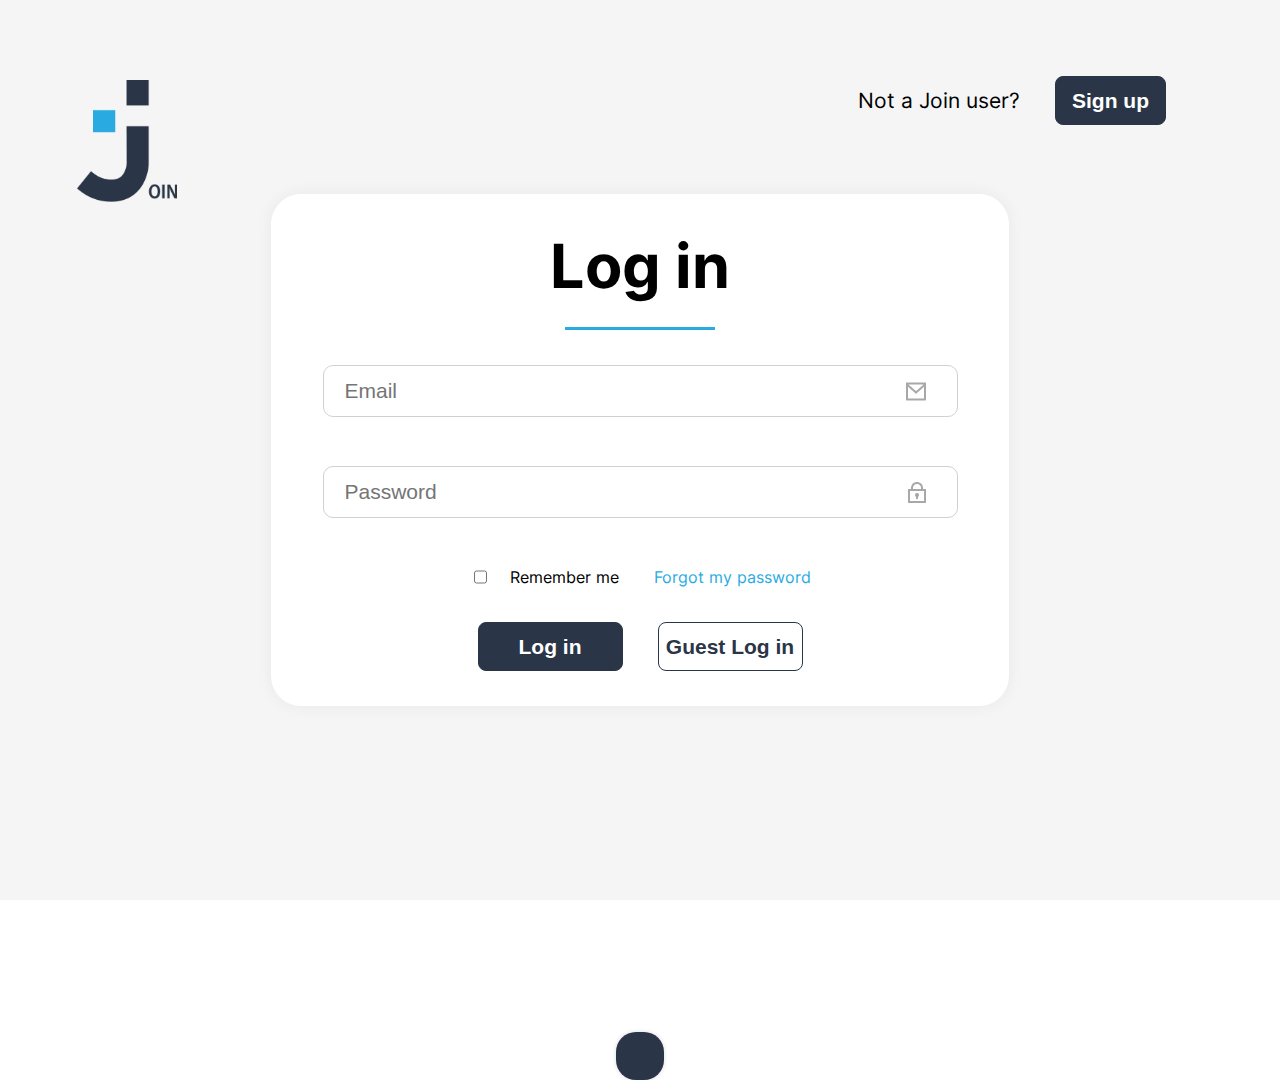
<file: html/index.html>
<!DOCTYPE html>
<html lang="en">

<head>
  <meta charset="UTF-8">
  <meta http-equiv="X-UA-Compatible" content="IE=edge">
  <meta name="viewport" content="width=device-width, initial-scale=1.0">
  <title>Join</title>

<!-- favicons -->
  <link rel="apple-touch-icon" sizes="180x180" href="assets/favicon/apple-touch-icon.png" />
  <link rel="icon" type="image/png" sizes="32x32" href="assets/favicon/favicon-32x32.png" />
  <link rel="icon" type="image/png" sizes="16x16" href="assets/favicon/favicon-16x16.png" />
  <link rel="manifest" href="assets/favicon/site.webmanifest" />
  <link rel="mask-icon" href="assets/favicon/safari-pinned-tab.svg" color="#5bbad5" />

<!-- login style -->
  <link rel="stylesheet" href=".././style/style.css">
  <link rel="stylesheet" href=".././style/login.css">
  <link rel="stylesheet" href=".././style/login-animation.css">
  <link rel="stylesheet" href=".././style/fonts/fonts.css">
  <link rel="stylesheet" href=".././style/showAndHide.css">

<!-- javascript -->
  <script src=".././js/backend.js"></script>
  <script src=".././js/script.js"></script>
  <script src=".././js/login.js"></script>
  <script src=".././js/registry.js"></script>
</head>

<body onload="initLogin()" class="o-flow-h">

  <section id="animation-join">
    <div id="screen-animation" class="screen-animation">
    </div>
    <div id="logo-animation" class="img-box">
      <img class="logo-w-animation" src="assets/img/logo.png" alt="logo join white">
      <img class="logo-b-animation" src="assets/img/logoBig.png" alt="join logo black">
    </div>
  </section>

  <main class="main">
    <img id="join-logo" class="logo d-none" src="assets/img/logoBig.png" alt="join logo">

    <!-- return false =>  prevents the page from reloading-->
    <form onsubmit="userLogin(); return false" class="form">
      <h1 class="form-headline cursor-d ta-c fs-61 fw-700">Log in</h1>
      <div class="border"></div>

      <section class="form-verification">
        <input id="loginEmail" onclick="resetErrorBox('loginEmail')" type="email"
          placeholder="Email" autocomplete="current-password" title="" required>

        <input id="loginPassword" onclick="resetErrorBox('loginPassword')" class="img-password"
          type="password" placeholder="Password" autocomplete="current-password" title="" required>
      </section>
      <label for="loginEmail" id="login-label" class="d-none c-red fs-12">Incorrect email or password.</label>
      <section class="form-valuable">
        <div class="checkbox">
          <input id="remember-me" id="checkbox" class="cursor-p" type="checkbox">
          <label for="checkbox" class="fw-400">Remember me</label>
        </div>
        <a href="./passwordRequest.html" class="c-lb fw-400 td-n">Forgot my password</a>
      </section>

      <section class="form-submit">
        <button type="submit" class="btn btn-py btn-w-145 btn-dark cursor-p fs-21 fw-700">Log in</button>
        <button onclick="userGuest(); return false" class="btn btn-py btn-w-145 btn-bright cursor-p fs-21 fw-700">Guest
          Log in</button>
      </section>
    </form>

    <section class="sign-up">
      <p class="cursor-d fs-21 fw-400">Not a Join user?</p>
      <button onclick="linkToUrl('signUp.html')" class="btn btn-px btn-dark cursor-p fs-21 fw-700">Sign
        up</button>
    </section>

    <!-- todo rework -->
    <div id="msg-box" class="msg-box"></div>

  </main>


</body>

</html>
</file>
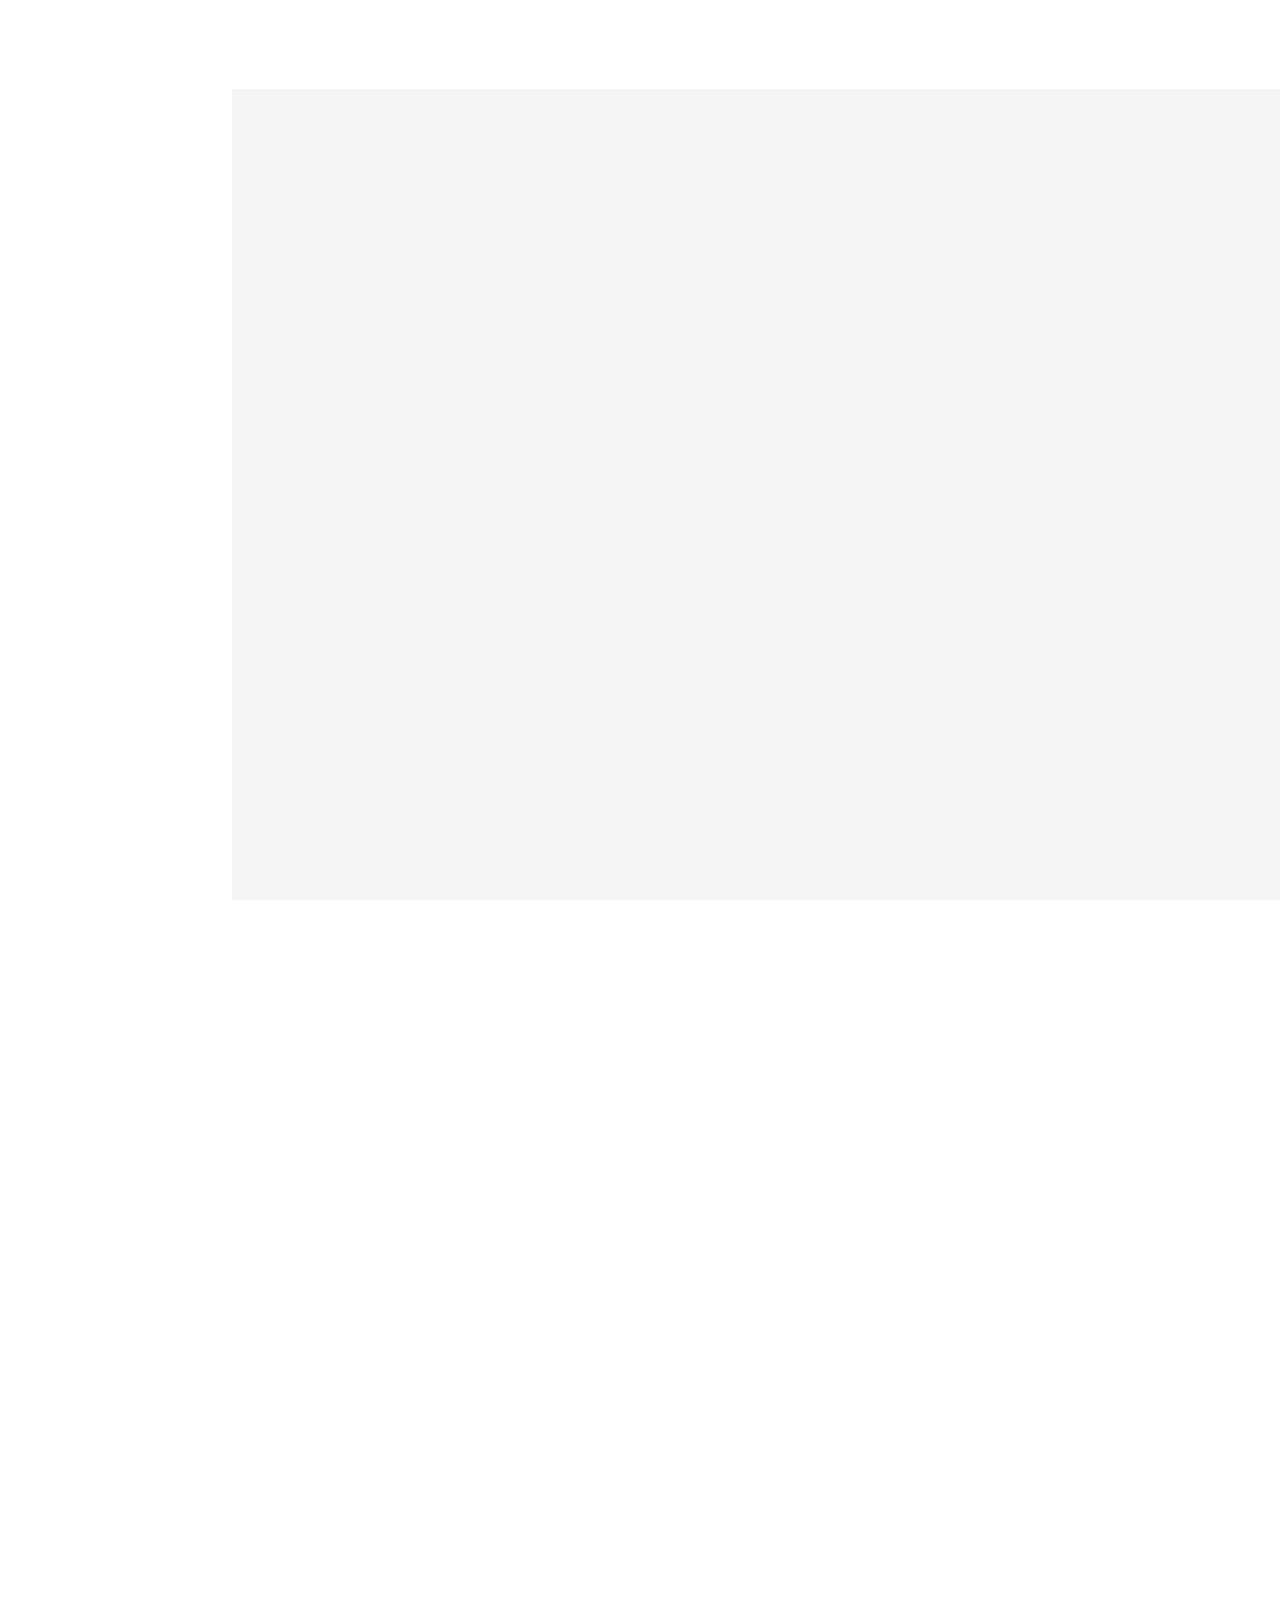
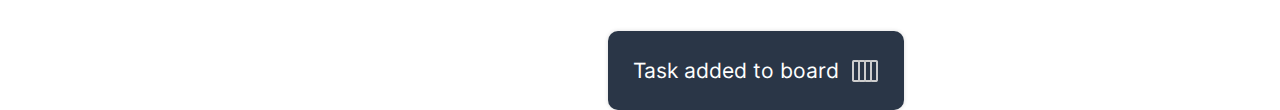
<file: html/addtask.html>
<!DOCTYPE html>
<html lang="en">

<head>
    <meta charset="UTF-8">
    <meta http-equiv="X-UA-Compatible" content="IE=edge">
    <meta name="viewport" content="width=device-width, initial-scale=1.0">
    <title>Add Task</title>

    <!-- favicons -->
    <link rel="apple-touch-icon" sizes="180x180" href="../assets/favicon/apple-touch-icon.png" />
    <link rel="icon" type="image/png" sizes="32x32" href="../assets/favicon/favicon-32x32.png" />
    <link rel="icon" type="image/png" sizes="16x16" href="../assets/favicon/favicon-16x16.png" />
    <link rel="manifest" href="../assets/favicon/site.webmanifest" />
    <link rel="mask-icon" href="../assets/favicon/safari-pinned-tab.svg" color="#5bbad5" />

    <!-- templates header, nav, help, legal-->
    <link rel="stylesheet" href=".././templates/headerNav/headerNav.css">
    <script src=".././templates/headerNav/headerNav.js"></script>

    <!-- style -->
    <link rel="stylesheet" href=".././style/fonts/fonts.css">
    <link rel="stylesheet" href=".././style/addtask.css">
    <link rel="stylesheet" href=".././templates/addtask/addtaskTemplate.css">
    <link rel="stylesheet" href=".././style/addtaskMediaQueries.css">
    <link rel="stylesheet" href=".././style/style.css">
    <link rel="stylesheet" href=".././style/bgColors.css">
    <link rel="stylesheet" href=".././style/showAndHide.css">

    <!-- javascript -->
    <script src=".././js/backend.js"></script>
    <script src=".././templates/headerNav/headerNav.js"></script>
    <script src=".././js/guestUserData.js"></script>
    <script src=".././js/userDataManager.js"></script>
    <script src=".././js/script.js"></script>
    <script src=".././js/overlayManager.js"></script>
    <script src=".././js/addtask.js"></script>
    <script src=".././templates/addtask/addtaskTemplate.js"></script>
    <script src=".././js/addtaskCancel.js"></script>
    <script src=".././js/addtaskCreate.js"></script>
    <script src=".././js/login.js"></script>
    <script src=".././js/contact.js"></script>
    <script src=".././js/contactDetails.js"></script>
    <script src=".././js/contactList.js"></script>
</head>

<body id="body" onload="initAddTask();"
    onclick="closeMenu(); closeDropDown('addtask-assigned-dropdown'); closeDropDown('addtask-category-dropdown');">

    <div w3-include-html=".././templates/headerNav/headerNav.html" style="height: 0;"></div>

    <main class="addtask">
        <div w3-include-html=".././templates/addtask/addtaskTemplateMobileCreateButton.html"></div>

        <p class="subheadline cursor-d m-0 fs-16 fw-400 mb-20 mobile-only">Kanban Project Managment Tool</p>

        <div class="addtask-template-container" w3-include-html=".././templates/addtask/addtaskTemplate.html"></div>
    </main>

    <div id="task-successfully-added" class="task-added fs-21 mobile-fs-16 fw-400">
        Task added to board <img src="../assets/img/boardNav.png">
    </div>

</body>

</html>
</file>
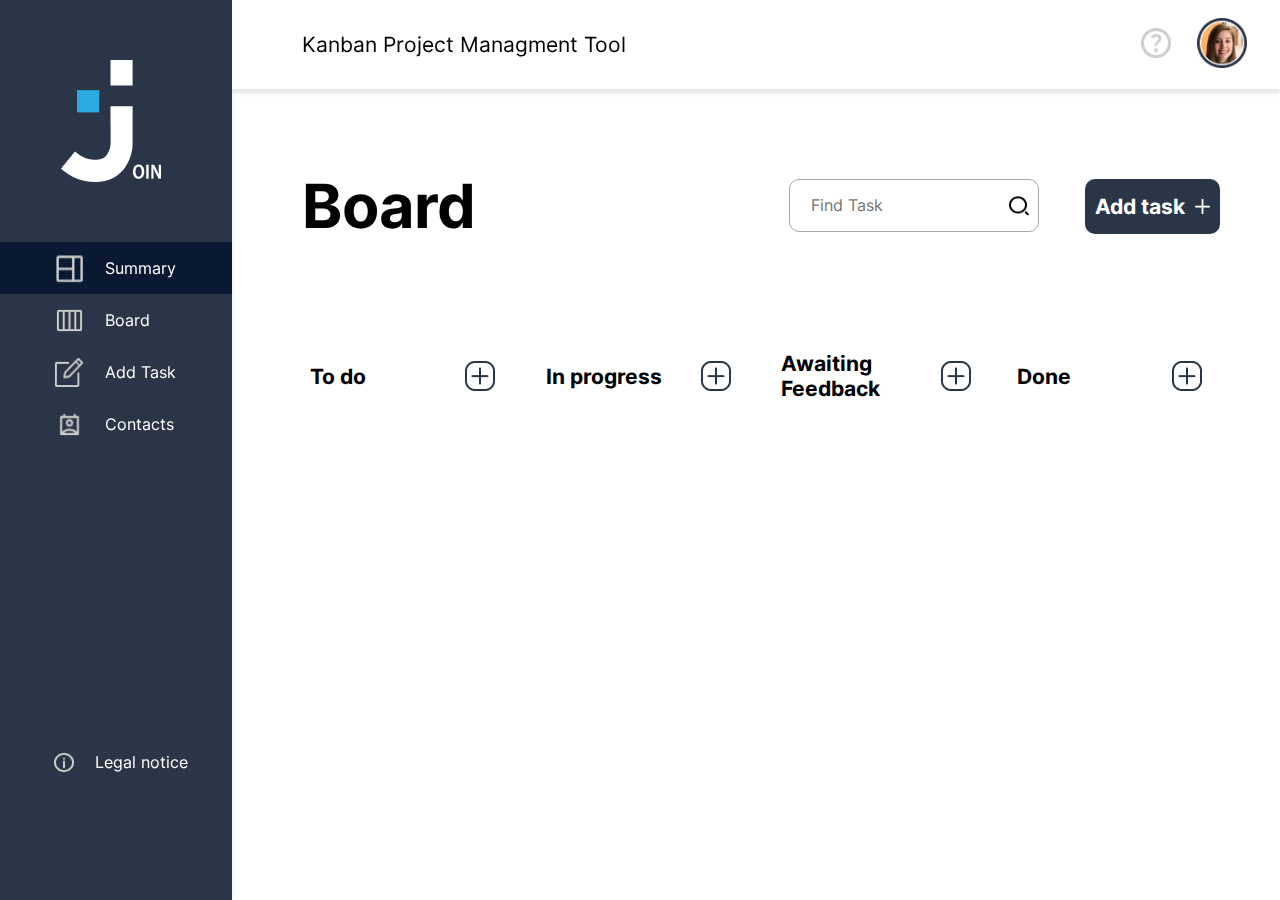
<file: html/board.html>
<!DOCTYPE html>
<html lang="en">

<head>
    <meta charset="UTF-8">
    <meta http-equiv="X-UA-Compatible" content="IE=edge">
    <meta name="viewport" content="width=device-width, initial-scale=1.0">
    <title>Join-Board</title>

    <!-- favicons -->
    <link rel="apple-touch-icon" sizes="180x180" href="../assets/favicon/apple-touch-icon.png" />
    <link rel="icon" type="image/png" sizes="32x32" href="../assets/favicon/favicon-32x32.png" />
    <link rel="icon" type="image/png" sizes="16x16" href="../assets/favicon/favicon-16x16.png" />
    <link rel="manifest" href="../assets/favicon/site.webmanifest" />
    <link rel="mask-icon" href="../assets/favicon/safari-pinned-tab.svg" color="#5bbad5" />

    <!-- templates header, nav, help, legal-->
    <script src=".././templates/headerNav/headerNav.js"></script>
    <link rel="stylesheet" href=".././templates/headerNav/headerNav.css">

    <!-- templates addTaskOverlay -->
    <link rel="stylesheet" href=".././style/addtask.css">
    <link rel="stylesheet" href=".././templates/addtask/addtaskTemplate.css">

    <!-- board style -->
    <link rel="stylesheet" href=".././style/style.css">
    <link rel="stylesheet" href=".././style/addtaskOverlay.css">
    <link rel="stylesheet" href=".././templates/addtask/addtaskTemplate.css">
    <link rel="stylesheet" href=".././style/addtaskMediaQueries.css">
    <link rel="stylesheet" href=".././style/board.css">
    <link rel="stylesheet" href=".././style/boardMediaQueries.css">
    <link rel="stylesheet" href=".././style/fonts/fonts.css">
    <link rel="stylesheet" href=".././style/bgColors.css">
    <link rel="stylesheet" href=".././style/showAndHide.css">

    <!-- javascript -->
    <script src=".././js/backend.js"></script>
    <script src=".././js/guestUserData.js"></script>
    <script src=".././js/script.js"></script>
    <script src=".././js/overlayManager.js"></script>
    <script src=".././js/userDataManager.js"></script>
    <script src=".././js/board.js"></script>
    <script src=".././js/boardOverlays.js"></script>
    <script src=".././js/dragAndDrop.js"></script>
    <script src=".././js/search.js"></script>
    <script src=".././js/contactLetter.js"></script>
    <script src=".././js/login.js"></script>
    <script src=".././templates/addtask/addtaskTemplate.js"></script>
    <script src=".././js/addtaskCancel.js"></script>
    <script src=".././js/addtaskCreate.js"></script>
</head>

<body id="body" onload="initBoard()">

    <div w3-include-html=".././templates/headerNav/headerNav.html" style="height:0"></div>

    <section id="addtask-overlay-fullscreen" class="addtask-overlay-fullscreen d-none"
        onclick="closeAddTaskOverlay(); closeBoardCardOverlay(); closeDropDown('assigned-edit-dropdown'); closeDropDown('addtask-assigned-dropdown'); closeDropDown('addtask-category-dropdown');">

        <article id="addtask-card" class="addtask-card d-none"
            onclick="doNotClose(event); closeDropDown('addtask-assigned-dropdown'); closeDropDown('addtask-category-dropdown');">
            <div class="addtask-template-container" w3-include-html=".././templates/addtask/addtaskTemplate.html"></div>
            <div class="close-addtask-card" onclick="closeAddTaskOverlay()">
                <img src="assets/img/close.png">
            </div>
        </article>

        <article id="board-card" class="board-card d-none" onclick="doNotClose(event)">

            <div class="card-close" onclick="closeBoardCardOverlay()">
                <img class="desktop-only" src="assets/img/close.png" alt="close">
                <img class="mobile-only" src="assets/img/arrow_left.png" alt="back">
            </div>

            <!-- Render Elements from Array 21 36 16 -->
            <span id="category"
                class="board-card-category mobile-category fs-27 fw-400 mb-25 mobile-mb-32">Category</span>

            <h2 id="title" class="mobile-title fs-61 fw-700 m-0 mb-25">Title</h2>

            <p id="description" class="mobile-description fs-21 fw-400 m-0 mb-25">Description<br> Lorem ipsum dolor sit
                amet consectetur adipisicing elit. Nostrum, vel!</p>

            <div class="fs-21 fw-700 mobile-fs-16 mb-25 mobile-mb-35">Due Date:
                <span id="dueDate" class="fw-400 ml-25">Due Date</span>
            </div>

            <div class="board-card-prio mobile-fs-16 fs-21 fw-700 mb-25 mobile-mb-29">Priority:
                <div id="prio-container-board" class="prio-container-board bg-urgent ml-25">
                    <span id="priority" class="fw-400">Priority</span>
                    <img id="priority-icon" src="assets/img/prio-2_white.svg">
                </div>
            </div>

            <div class="board-card-assigned mobile-fs-16 fs-21 fw-700 mb-20">Assigned To:
                <div id="assignedTo">Assigned to</div>
            </div>

            <div id="board-card-subtasks" class="board-card-subtasks mobile-fs-16 fs-21 fw-700"></div>
            <!-- Render Elements from Array -->


            <div id="edit-card" class="edit-card edit-card-mobile">
                <button id="board-card-btn-delete" class="btn-delete btn-animation-invert"></button>
                <button id="board-card-btn-edit" class="btn-edit btn-animation">
                    <!-- onclick="hideElementDisplay('board-card'); showElement('board-edit')" -->
                    <img src="assets/img/pencilBoard.svg" class="img-30" alt="edit">
                </button>
            </div>

        </article>

        <form id="board-card-edit" class="board-card d-none"
            onclick="doNotClose(event); closeDropDown('assigned-edit-dropdown')">

            <div class="card-close" onclick="closeBoardCardOverlay()">
                <img class="desktop-only" src=".././assets/img/close.png" alt="close">
                <img class="mobile-only" src=".././assets/img/arrow_left.png" alt="back">
            </div>

            <!-- Render Elements from Array -->
            <div id="title-edit" class="edit-input fs-21 fw-400 mobile-fs-16 m-0 mb-20">
                <span>Title</span>
                <input id="title-edit-input" class="fs-21 fw-400 mobile-fs-16" type="text" title="" required>
            </div>

            <div id="description-edit" class="edit-input fs-21 fw-400 mobile-fs-16 m-0 mb-30">
                <span>Description</span>
                <textarea id="description-edit-input" class="fs-21 fw-400 mobile-fs-16" title="" required></textarea>
            </div>

            <div id="dueDate-edit" class="edit-input fs-21 fw-400 mobile-fs-16 m-0 mb-30">
                <span>Due Date</span>
                <input id="dueDate-edit-input" class="fs-21 fw-400 mobile-fs-16" type="date" min="" title="" required>
            </div>

                        <!-- Board Column Category Edit -->
            <div id="category-edit-board" class="edit-input fs-21 fw-400 mobile-fs-16 m-0 mb-30">
                <span>Category</span>
                <div id="category-edit-dropdown-board" class="dropdown-menu fs-21 fw-400 mobile-fs-16 mb-20"
                    onclick="doNotClose(event)">
                    <div id="select-task-category-board" onclick="toggleActiveForDropDown('category-edit-dropdown-board');">
                        Select task category
                    </div>
                    <div id="define-task-category-board" class="d-none">
                        <input id="new-category-input-board" class="fs-21 fw-400 mobile-fs-16" type="name"
                            placeholder="New category name">
                        <label for="new-category-input-board" id="color-selected-board"
                            class="color-cicle addtask-category-color img-20 hidden"></label>
                        <div class="selection-img">
                            <img onclick="closeNewCategoryInputBoard()" class="img-24 px-5" src="../../assets/img/clear.svg">
                            <img onclick="saveNewCategoryBoard()" class="border-left img-24 create-task px-5"
                                src="../../assets/img/create.png">
                        </div>
                    </div>

                    <div id="addtask-category-container-edit-board">
                        <div class="addtask-category addtask-category-new" onclick="openNewCategoryInputBoard()">
                            New category
                        </div>

                        <div id="addtask-category-list-edit-board">
                            <!-- rendered in renderCategoriesForAddTaskDropDown() -->
                        </div>
                    </div>
                    </div>
                    <div id="color-pick-board" class="color-pick board-color d-none">
                        <div onclick="addColorCategoryBoard(0)" class="color-cicle bg-0 img-20"></div>
                        <div onclick="addColorCategoryBoard(2)" class="color-cicle bg-2 img-20"></div>
                        <div onclick="addColorCategoryBoard(4)" class="color-cicle bg-4 img-20"></div>
                        <div onclick="addColorCategoryBoard(5)" class="color-cicle bg-5 img-20"></div>
                        <div onclick="addColorCategoryBoard(9)" class="color-cicle bg-9 img-20"></div>
                    </div>
                </div>
            </div>

            

            <div class="edit-input fs-21 fw-400 mobile-fs-16 m-0 mb-45">
                <span>Priority</span>
                <div id="prio-edit">
                    <button id="edit-prio-btn-urgent"
                        class="edit-prio-btn edit-prio-btn-urgent fs-21 fw-400 mobile-fs-16" type="button"
                        onclick="activatePrioButton(2)">
                        <span>Urgent</span>
                        <img class="prio-image" src=".././assets/img/prio-2.svg">
                        <img class="prio-image-active" src=".././assets/img/prio-2_white.svg">
                    </button>

                    <button id="edit-prio-btn-medium"
                        class="edit-prio-btn edit-prio-btn-medium fs-21 fw-400 mobile-fs-16" type="button"
                        onclick="activatePrioButton(1)">
                        <span>Medium</span>
                        <img class="prio-image" src=".././assets/img/prio-1.svg">
                        <img class="prio-image-active" src=".././assets/img/prio-1_white.svg">
                    </button>

                    <button id="edit-prio-btn-low" class="edit-prio-btn edit-prio-btn-low fs-21 fw-400 mobile-fs-16"
                        type="button" onclick="activatePrioButton(0)">
                        <span>Low</span>
                        <img class="prio-image" src=".././assets/img/prio-0.svg">
                        <img class="prio-image-active" src=".././assets/img/prio-0_white.svg">
                    </button>
                </div>
            </div>

            <div id="assigned-edit" class="edit-input fs-21 fw-400 mobile-fs-16 m-0">
                <span>Assigned To</span>

                <div id="assigned-edit-dropdown" class="dropdown-menu fs-21 fw-400 mobile-fs-16 mb-20"
                    onclick="doNotClose(event)">
                    <div class="select-task-contacts" onclick="toggleActiveForDropDown('assigned-edit-dropdown');">
                        Select task contacts to assign
                    </div>
                    <div id="assigned-edit-contacts-container">

                        <div id="assigned-edit-contact-list">
                            <!-- rendered in renderContactsForEditDropDown() -->
                        </div>

                        <div class="assigned-edit-contact assigned-edit-contact-new"
                            onclick="linkToUrl('contacts.html');">
                            Invite new contact
                        </div>
                    </div>
                </div>

                <div id="assignedTo-icons" class="assigned-contacts mb-15"></div>
            </div>

            <!-- Render Elements from Array -->

            <div class="edit-card edit-card-mobile">
                <button type="submit" id="board-card-btn-save" class="dark-btn">
                    <span class="fs-21 fw-700">Ok</span>
                    <img src=".././assets/img/check.svg">
                </button>
            </div>
        </form>

    </section>

    <main id="main">
        <div w3-include-html=".././templates/addtask/addtaskTemplateMobileCreateButton.html"></div>

        <header class="board-header">
            <p class="subheadline cursor-d m-0 fs-16 fw-400 mb-20 mobile-only">Kanban Project Managment Tool</p>

            <div class="headline-mobile">
                <h2 class="headline cursor-d fs-61 fw-700 m-0">Board</h2>

                <button class="dark-btn dark-btn-mobile mobile-only" onclick="openAddTaskOverlay()">
                    <img class="img-15" src=".././assets/img/add.png" alt="add">
                </button>
            </div>

            <div class="headline-desktop">
                <div class="searchbar">
                    <input id="search-input" class="search-input fs-16 fw-400" type="text" name="q"
                        placeholder="Find Task" onkeyup="search()">
                    <img class="img-search img-20" src=".././assets/img/serach.png" alt="search">
                </div>

                <button class="dark-btn btn-animation desktop-only" onclick="openAddTaskOverlay()">
                    <p class="fs-21 fw-700 m-0">Add task</p>
                    <img class="img-15" src=".././assets/img/add.png" alt="add">
                </button>
            </div>
        </header>

        <section class="board">
            <article class="board-column">
                <div class="board-column-header">
                    <h2 class="board-column-headline cursor-d fs-21 fw-700 m-0">To do</h2>
                    <div id="addBtn-todo" class="board-column-header-add-btn img-50" onclick="openAddTaskOverlay()">
                    </div>
                </div>
                <div id="board-column-todo" class="board-column-content drop-target-mobile"
                    ondrop="moveTo('board-column-todo')" ondragover="allowDrop(event); highlight('board-column-todo')"
                    ondragleave="removeHighlight('board-column-todo')">
                </div>
            </article>
            <article class="board-column">
                <div class="board-column-header">
                    <h2 class="board-column-headline cursor-d fs-21 fw-700 m-0">In progress</h2>
                    <div id="addBtn-progress" class="board-column-header-add-btn img-50"
                        onclick="openAddTaskOverlay('board-column-progress')">
                    </div>
                </div>
                <div id="board-column-progress" class="board-column-content drop-target-mobile"
                    ondrop="moveTo('board-column-progress')"
                    ondragover="allowDrop(event); highlight('board-column-progress')"
                    ondragleave="removeHighlight('board-column-progress')">
                </div>
            </article>
            <article class="board-column">
                <div class="board-column-header">
                    <h2 class="board-column-headline cursor-d fs-21 fw-700 m-0">Awaiting Feedback</h2>
                    <div id="addBtn-feedback" class="board-column-header-add-btn img-50"
                        onclick="openAddTaskOverlay('board-column-feedback')">
                    </div>
                </div>
                <div id="board-column-feedback" class="board-column-content drop-target-mobile"
                    ondrop="moveTo('board-column-feedback')"
                    ondragover="allowDrop(event); highlight('board-column-feedback')"
                    ondragleave="removeHighlight('board-column-feedback')">
                </div>
            </article>
            <article class="board-column">
                <div class="board-column-header">
                    <h2 class="board-column-headline cursor-d fs-21 fw-700 m-0">Done</h2>
                    <div id="addBtn-done" class="board-column-header-add-btn img-50"
                        onclick="openAddTaskOverlay('board-column-done')">
                    </div>
                </div>
                <div id="board-column-done" class="board-column-content drop-target-mobile"
                    ondrop="moveTo('board-column-done')" ondragover="allowDrop(event); highlight('board-column-done')"
                    ondragleave="removeHighlight('board-column-done')">
                </div>
            </article>
        </section>
    </main>

</body>

</html>
</file>
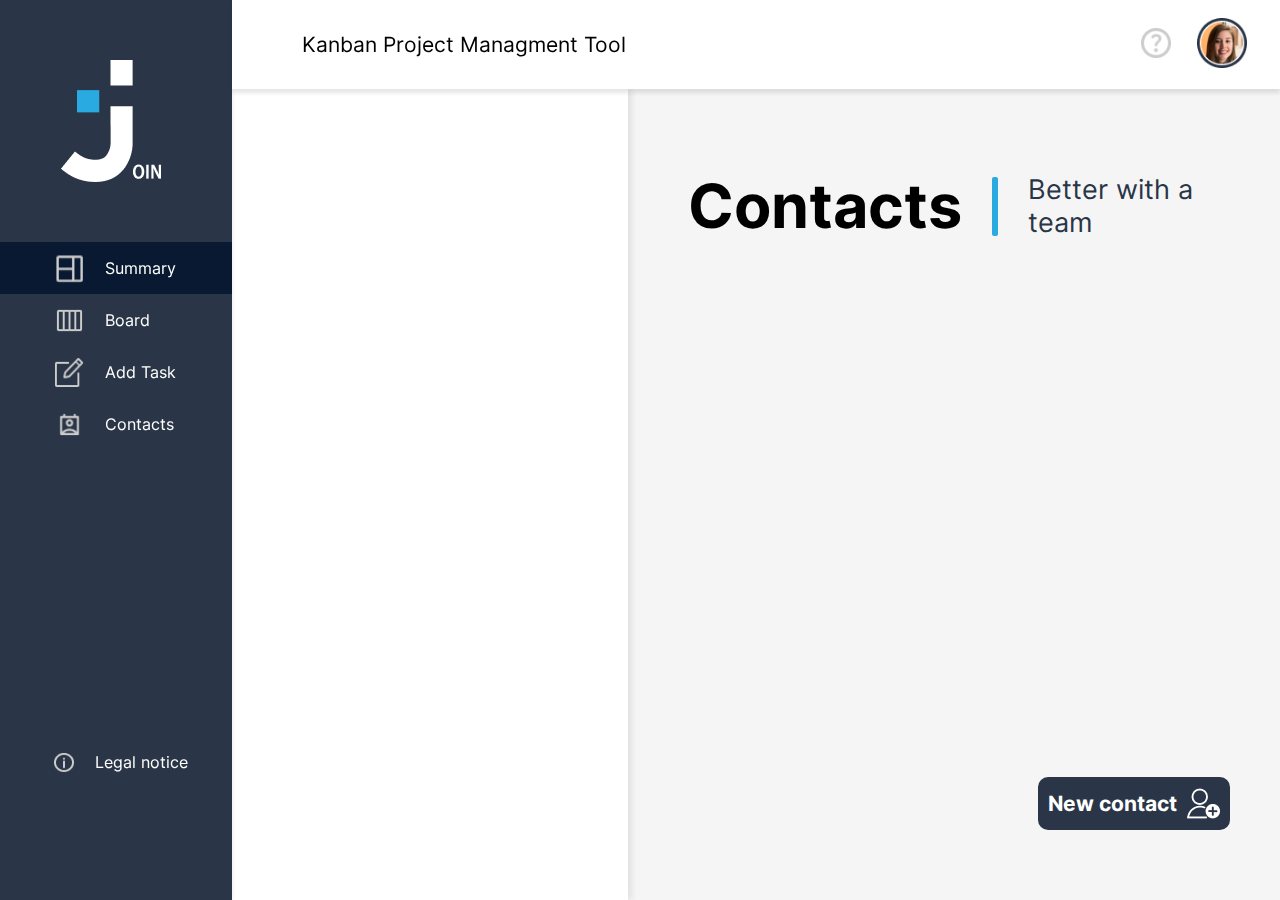
<file: html/contacts.html>
<!DOCTYPE html>
<html lang="en">

<head>
    <meta charset="UTF-8">
    <meta http-equiv="X-UA-Compatible" content="IE=edge">
    <meta name="viewport" content="width=device-width, initial-scale=1.0">
    <title>Contacts</title>

    <!-- favicons -->
    <link rel="apple-touch-icon" sizes="180x180" href="assets/favicon/apple-touch-icon.png" />
    <link rel="icon" type="image/png" sizes="32x32" href="assets/favicon/favicon-32x32.png" />
    <link rel="icon" type="image/png" sizes="16x16" href="assets/favicon/favicon-16x16.png" />
    <link rel="manifest" href="assets/favicon/site.webmanifest" />
    <link rel="mask-icon" href="assets/favicon/safari-pinned-tab.svg" color="#5bbad5" />

    <!-- templates header, nav, help, legal-->
    <script src=".././templates/headerNav/headerNav.js"></script>
    <link rel="stylesheet" href=".././templates/headerNav/headerNav.css">

    <!-- contacts style -->
    <link rel="stylesheet" href=".././style/style.css">
    <link rel="stylesheet" href=".././style/addtaskOverlay.css">
    <link rel="stylesheet" href=".././templates/addtask/addtaskTemplate.css">
    <link rel="stylesheet" href=".././style/addtaskMediaQueries.css">
    <link rel="stylesheet" href=".././style/contacts.css">
    <link rel="stylesheet" href=".././style/contactsCreateOrEdit.css">
    <link rel="stylesheet" href=".././style/contactsMediaQueries.css">
    <link rel="stylesheet" href=".././style/fonts/fonts.css">
    <link rel="stylesheet" href=".././style/bgColors.css">
    <link rel="stylesheet" href=".././style/showAndHide.css">

    <!-- javascript -->
    <script src=".././js/backend.js"></script>
    <script src=".././js/login.js"></script>
    <script src=".././js/guestUserData.js"></script>
    <script src=".././js/script.js"></script>
    <script src=".././js/overlayManager.js"></script>
    <script src=".././js/userDataManager.js"></script>
    <script src=".././js/contactLetter.js"></script>
    <script src=".././js/contact.js"></script>
    <script src=".././js/contactList.js"></script>
    <script src=".././js/contactDetails.js"></script>
    <script src=".././js/createOrEditContact.js"></script>
    <script src=".././templates/addtask/addtaskTemplate.js"></script>
    <script src=".././js/addtaskCancel.js"></script>
    <script src=".././js/addtaskCreate.js"></script>

</head>

<body id="body" onload="initContacts()" onclick="closeMenu()">

    <div w3-include-html=".././templates/headerNav/headerNav.html" style="height:0"></div>

    <section id="addtask-overlay-fullscreen" class="addtask-overlay-fullscreen d-none"
        onclick="closeAddTaskOverlay(); closeDropDown('addtask-assigned-dropdown'); closeDropDown('addtask-category-dropdown');">

        <article id="addtask-card" class="addtask-card d-none"
            onclick="doNotClose(event); closeDropDown('addtask-assigned-dropdown'); closeDropDown('addtask-category-dropdown');">
            <div class="addtask-template-container" w3-include-html=".././templates/addtask/addtaskTemplate.html"></div>
            <div class="close-addtask-card" onclick="closeAddTaskOverlay()">
                <img src="assets/img/close.png">
            </div>
        </article>
    </section>

    <main class="contacts">
        <div w3-include-html=".././templates/addtask/addtaskTemplateMobileCreateButton.html"></div>

        <div id="contacts-list-container" class="contacts-list-container">
            <button class="new-contact dark-btn fs-21 fw-700 mb-15 mobile-only" onclick="openCreateContactOverlay()">
                <span>New contact</span>
                <img src="assets/img/addSymbol.png">
            </button>

            <div id="contacts-list" class="contacts-list">
                <!-- Kontaktliste rendern -->
            </div>
        </div>

        <div id="contacts-info-container" class="contacts-info-container">
            <div class="contacts-header">
                <p class="header-superheadline cursor-d fs-16 fw-400 mb-20 mobile-only">Kanban Project Managment Tool
                </p>
                <p class="header-headline cursor-d">Contacts</p>
                <div class="header-border-mid ml-30 mr-30"></div>
                <p class="header-subheadline cursor-d">Better with a team</p>
                <div class="header-border-bottom"></div>
            </div>

            <div class="contact-details-container mb-10">
                <div id="contact-details-overlay" class="contact-details-overlay">
                    <div class="contact-icon-and-name">
                        <div id="contact-details-icon" class="contact-icon contact-overlay-icon fs-47 fw-500 bg-0">
                            <!-- contact detail rendern -->
                        </div>
                        <div class="contact-name-addTask">
                            <span id="contact-details-name" class="contact-name cursor-d fs-47 fw-500">
                            </span>
                            <div id="link-addTask"></div>
                        </div>
                    </div>
                    <div class="contact-header-and-edit">
                        <div class="cursor-d fs-21 fw-400">
                            Contact Information
                        </div>
                        <div id="contact-details-edit" class="contact-edit fs-16 fw-400 desktop-only"
                            onclick="openEditContactOverlay(getActiveContact());">
                            <div w3-include-html="assets/img/pencilContacts.svg" style="display:flex"></div>
                            <span>Edit Contact</span>
                        </div>
                    </div>
                    <div id="contact-details-email" class="contact-details-email cursor-d">

                    </div>
                    <div id="contact-details-phone" class="contact-details-phone cursor-d">

                    </div>
                </div>
            </div>

            <div id="contact-successfully-created" class="contact-created fs-21 fw-400">
                Contact successfully created
            </div>

            <button class="new-contact dark-btn fs-21 fw-700 desktop-only" onclick="openCreateContactOverlay()">
                <span>New contact</span>
                <img src="assets/img/addSymbol.png">
            </button>

            <div id="close-contact-info" class="close-contact-info mobile-only" onclick="closeContactInfo()">
                <img src="assets/img/arrow_left.png">
            </div>

            <div class="edit-card-mobile">
                <button id="contact-details-edit-mobile" class="mobile-only"
                    onclick="openEditContactOverlay(getActiveContact())">
                </button>

                <button id="contact-delete-mobile" class="mobile-only" onclick="deleteContact(getActiveContact())">
                </button>
            </div>
        </div>
    </main>

    <div id="create-or-edit-contact-screen" class="overlay-bg d-none" onclick="closeCreateOrEditContactOverlay()">
        <div id="create-or-edit-contact-overlay" class="create-or-edit-contact-overlay" onclick="doNotClose(event)">
            <div class="create-or-edit-contact-header">
                <img src="assets/img/logo.png">
                <p id="create-or-edit-contact-headline" class="header-headline cursor-d mt-12 mb-12">

                </p>
                <p id="create-or-edit-contact-subheadline" class="header-subheadline cursor-d">

                </p>
                <div class="header-border-bottom mt-12"></div>
            </div>


            <form id="form-contact-info" class="form-contact-info" onsubmit="addNewContact(); return false;">
                <div id="create-or-edit-contact-icon-container">

                </div>
                <input id="new-contact-name" type="name" title="" placeholder="Name" required>
                <input id="new-contact-email" type="email" title="" placeholder="Email" required>
                <input id="new-contact-phone" type="number" title="" placeholder="Phone" required>
                <div id="form-contact-buttons">
                    <button id="form-contact-light-btn" type="button" class="light-btn fs-21 fw-400 desktop-only"
                        onclick="closeCreateOrEditContactOverlay()">
                        <span id="form-contact-light-btn-text">

                        </span>
                        <div id="form-contact-light-btn-symbol" class="cancel-icon img-24"></div>
                    </button>
                    <button id="form-contact-dark-btn" type="submit" class="dark-btn fs-21 fw-700">
                        <span id="form-contact-dark-btn-text">

                        </span>
                        <img id="form-contact-dark-btn-symbol" src="assets/img/create.png">
                    </button>
                </div>

            </form>
            <div class="close-new-contact" onclick="closeCreateOrEditContactOverlay()">
                <img class="close-new-contact-img" src="assets/img/close.png">
                <img class="close-new-contact-img-white" src="assets/img/close_white.png">
            </div>
        </div>
    </div>
</body>

</html>
</file>
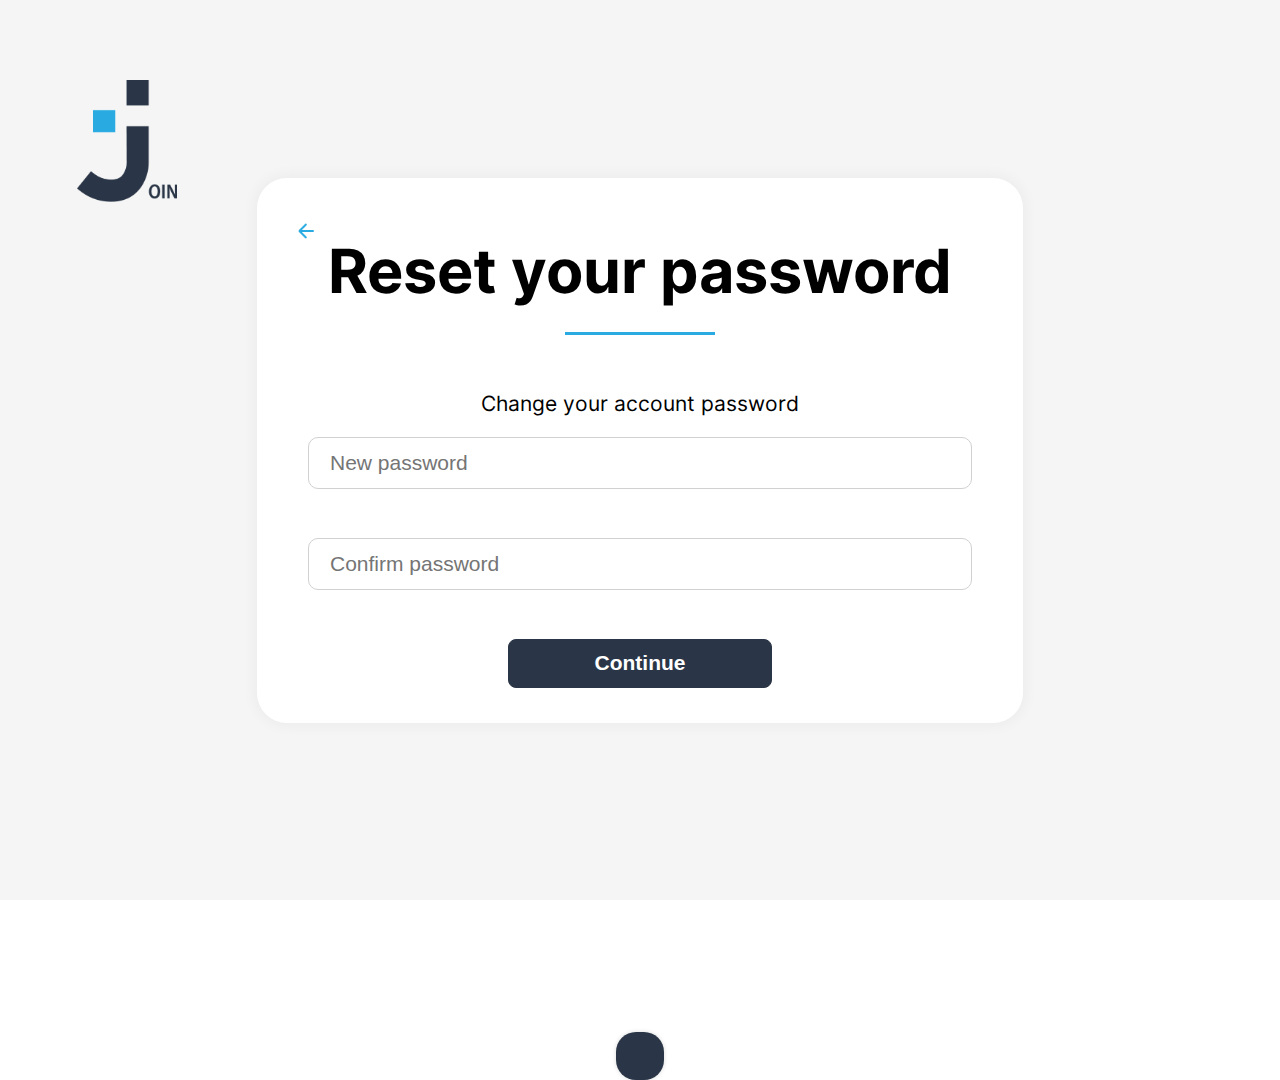
<file: html/passwordNew.html>
<!DOCTYPE html>
<html lang="en">

<head>
  <meta charset="UTF-8">
  <meta http-equiv="X-UA-Compatible" content="IE=edge">
  <meta name="viewport" content="width=device-width, initial-scale=1.0">
  <title>Join</title>

  <!-- favicons -->
  <link rel="apple-touch-icon" sizes="180x180" href="assets/favicon/apple-touch-icon.png" />
  <link rel="icon" type="image/png" sizes="32x32" href="assets/favicon/favicon-32x32.png" />
  <link rel="icon" type="image/png" sizes="16x16" href="assets/favicon/favicon-16x16.png" />
  <link rel="manifest" href="assets/favicon/site.webmanifest" />
  <link rel="mask-icon" href="assets/favicon/safari-pinned-tab.svg" color="#5bbad5" />

  <!-- login style -->
  <link rel="stylesheet" href=".././style/style.css">
  <link rel="stylesheet" href=".././style/login.css">
  <link rel="stylesheet" href=".././style/loginPasswordRequest.css">
  <link rel="stylesheet" href=".././style/fonts/fonts.css">
  <link rel="stylesheet" href=".././style/showAndHide.css">

  <!-- javascript -->
  <script src=".././js/backend.js"></script>
  <script src=".././js/script.js"></script>
  <script src=".././js/login.js"></script>
  <script src=".././js/registry.js"></script>
  <script src=".././js/passwordReset.js"></script>
</head>

<body id="body-password" onload="loadUsers(); displayMessage()" class="o-flow-h">

  <main class="main">

    <img class="logo" src="assets/img/logoBig.png" alt="join logo">

    <!-- return false =>  prevents the page from reloading-->
    <form onsubmit="initNewPassword(); return false" class="form">

      <img onclick="linkToUrl('index.html')" class="return-black cursor-p img-16" src="assets/img/arrow_left.png"
        alt="arrow left black">
      <img onclick="linkToUrl('index.html')" class="return-blue cursor-p img-24" src="assets/img/arrow_left_blue.png"
        alt="arrow left blue">

      <h1 class="form-headline headline-newPassword ta-c fs-61 fw-700">Reset your password</h1>
      <div class="border"></div>

      <section class="form-verification">
        <p class="fs-21 fw-400 ta-c">Change your account password</p>
        <input id="new-password" type="password" placeholder="New password" autocomplete="off" title="" title=""
          required>

        <label for="confirm-password" id="confirm-password-label" class="d-none c-red fs-12">Make sure the second
          password you typed matches the first.</label>
        <input id="confirm-password" onclick="resetErrorBox('confirm-password', 'confirm-password-label')"
          type="password" placeholder="Confirm password" autocomplete="off" required>
      </section>

      <section class="form-submit">
        <button type="submit" class="btn btn-py btn-w-264 btn-dark fs-21 fw-700">Continue</button>
      </section>
    </form>

    <!-- todo rework -->
    <div id="msg-box" class="msg-box"></div>

  </main>

</body>

</html>
</file>
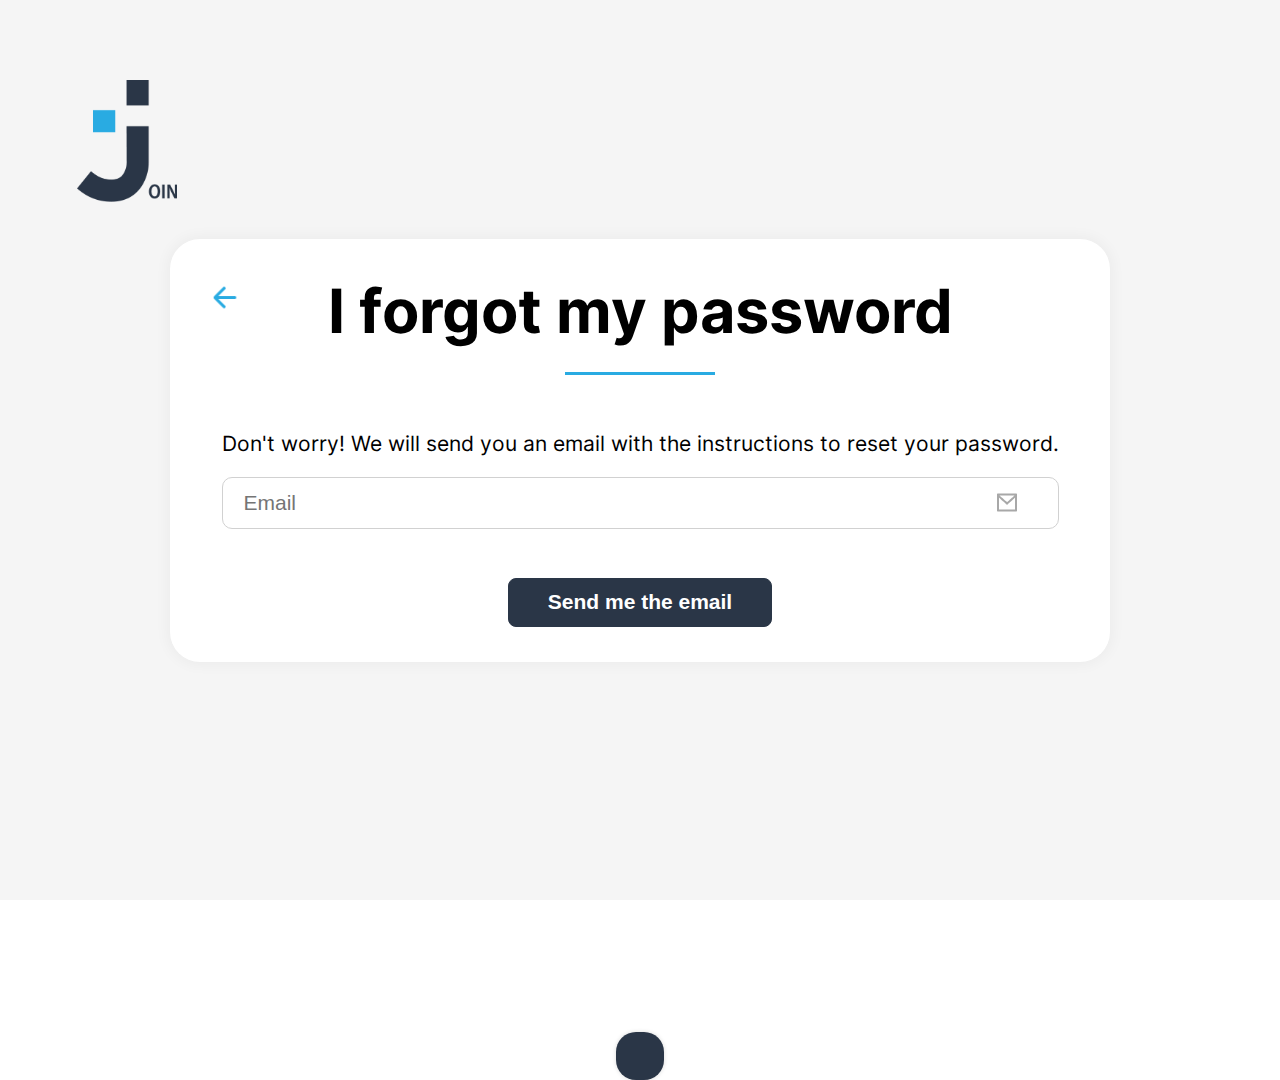
<file: html/passwordRequest.html>
<!DOCTYPE html>
<html lang="en">

<head>
  <meta charset="UTF-8">
  <meta http-equiv="X-UA-Compatible" content="IE=edge">
  <meta name="viewport" content="width=device-width, initial-scale=1.0">
  <title>Join</title>
  
<!-- favicons -->
  <link rel="apple-touch-icon" sizes="180x180" href="assets/favicon/apple-touch-icon.png" />
  <link rel="icon" type="image/png" sizes="32x32" href="assets/favicon/favicon-32x32.png" />
  <link rel="icon" type="image/png" sizes="16x16" href="assets/favicon/favicon-16x16.png" />
  <link rel="manifest" href="assets/favicon/site.webmanifest" />
  <link rel="mask-icon" href="assets/favicon/safari-pinned-tab.svg" color="#5bbad5" />

<!-- login style -->
  <link rel="stylesheet" href=".././style/style.css">
  <link rel="stylesheet" href=".././style/login.css">
  <link rel="stylesheet" href=".././style/loginPasswordRequest.css">
  <link rel="stylesheet" href=".././style/fonts/fonts.css">
  <link rel="stylesheet" href=".././style/showAndHide.css">

<!-- javascript -->
  <script src=".././js/backend.js"></script>
  <script src=".././js/script.js"></script>
  <script src=".././js/login.js"></script>
  <script src=".././js/registry.js"></script>
  <script src=".././js/passwordReset.js"></script>
</head>

<body id="body" onload="displayMessage()" class="o-flow-h">

  <main class="main">
    <img class="logo" src="assets/img/logoBig.png" alt="join logo">

    <!-- return false =>  prevents the page from reloading-->
    <form onsubmit="saveRequesterLocal()" action="https://sanjaya-shrestha.developerakademie.net/html/send_mail.php" method="post"
      class="form">

      <img onclick="linkToUrl('index.html')" class="return-black cursor-p img-16 left-black"
        src="assets/img/arrow_left.png" alt="arrow left black">
      <img onclick="linkToUrl('index.html')" class="return-blue cursor-p img-24 left-black"
        src="assets/img/arrow_left_blue.png" alt="arrow left blue">

      <h1 class="form-headline headline-SendEmail cursor-d ta-c fs-61 fw-700">I forgot my password</h1>
      <div class="border"></div>

      <section class="form-verification">
        <p class="cursor-d fs-21 fw-400 ta-c">Don't worry! We will send you an email with the instructions to reset your
          password.</p>
        <input id="requesterEmail" name="requesterEmail" type="email" placeholder="Email"
          autocomplete="current-password" title="" required>
      </section>

      <section class="form-submit">
        <button type="submit" class="btn btn-py btn-w-264 btn-dark cursor-p fs-21 fw-700">Send me the email</button>
      </section>
    </form>

    <!-- todo rework -->
    <div id="msg-box" class="msg-box"></div>

  </main>

</body>

</html>
</file>
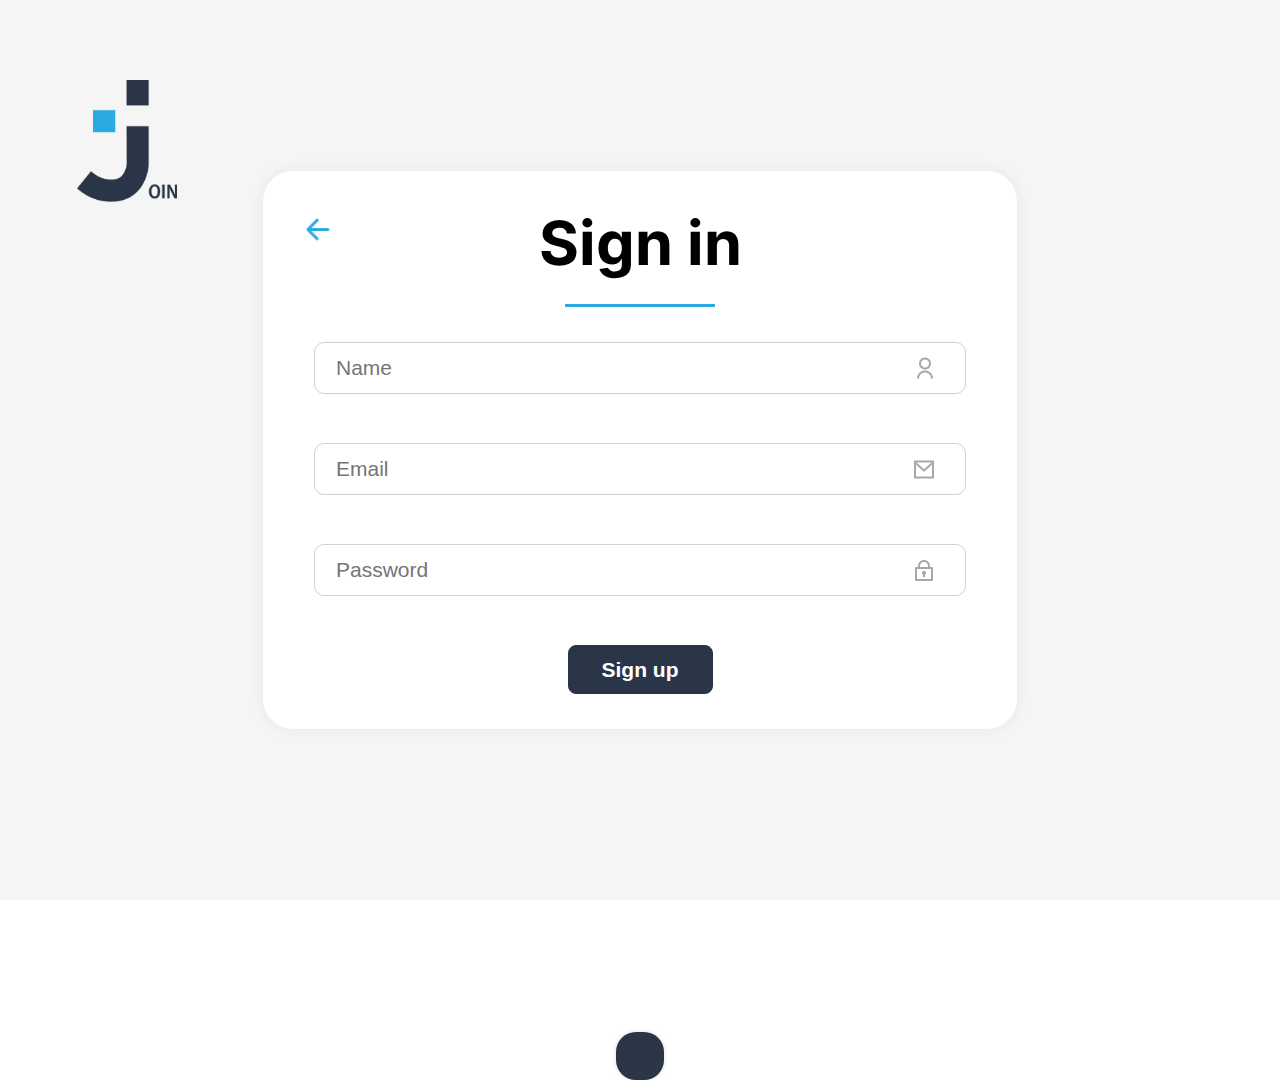
<file: html/signUp.html>
<!DOCTYPE html>
<html lang="en">

<head>
  <meta charset="UTF-8">
  <meta http-equiv="X-UA-Compatible" content="IE=edge">
  <meta name="viewport" content="width=device-width, initial-scale=1.0">
  <title>Join</title>

<!-- favicons -->
  <link rel="apple-touch-icon" sizes="180x180" href="assets/favicon/apple-touch-icon.png" />
  <link rel="icon" type="image/png" sizes="32x32" href="assets/favicon/favicon-32x32.png" />
  <link rel="icon" type="image/png" sizes="16x16" href="assets/favicon/favicon-16x16.png" />
  <link rel="manifest" href="assets/favicon/site.webmanifest" />
  <link rel="mask-icon" href="assets/favicon/safari-pinned-tab.svg" color="#5bbad5" />

<!-- login style -->
  <link rel="stylesheet" href=".././style/style.css">
  <link rel="stylesheet" href=".././style/login.css">
  <link rel="stylesheet" href=".././style/fonts/fonts.css">
  <link rel="stylesheet" href=".././style/showAndHide.css">

<!-- javascript -->
  <script src=".././js/backend.js"></script>
  <script src=".././js/script.js"></script>
  <script src=".././js/login.js"></script>
  <script src=".././js/registry.js"></script>
</head>

<body onload="initSignUp()" class="o-flow-h">

  <main class="main">
    <img class="logo" src="assets/img/logoBig.png" alt="join logo">

    <!-- return false =>  prevents the page from reloading-->
    <form onsubmit="userSignUp(); return false" class="form form-SignIn">
      <img onclick="linkToUrl('index.html')" class="return-black cursor-p img-16 left-black"
        src="assets/img/arrow_left.png" alt="arrow left black">
      <img onclick="linkToUrl('index.html')" class="return-blue cursor-p img-24 left-black"
        src="assets/img/arrow_left_blue.png" alt="arrow left blue ">
      <h1 class="form-headline cursor-d ta-c fs-61 fw-700">Sign in</h1>
      <div class="border"></div>

      <section class="form-verification">
        <input id="signUpName" type="name" placeholder="Name" autocomplete="current-password" title="" required>

        <label for="signUpEmail" id="signUpEmail-label" class="d-none c-red fs-12">Email already exists.</label>
        <input id="signUpEmail" onclick="resetErrorBox('signUpEmail', 'signUpEmail-label')" type="email"
          placeholder="Email" autocomplete="current-password" title="" required>

        <input id="signUpPassword" class="img-password" type="password" placeholder="Password"
          autocomplete="current-password" title="" required>
      </section>

      <section class="form-submit">
        <button type="submit" class="btn btn-py btn-w-145 btn-dark cursor-p fs-21 fw-700">Sign up</button>
      </section>
    </form>

    <div id="msg-box" class="msg-box"></div>

  </main>

</body>

</html>
</file>
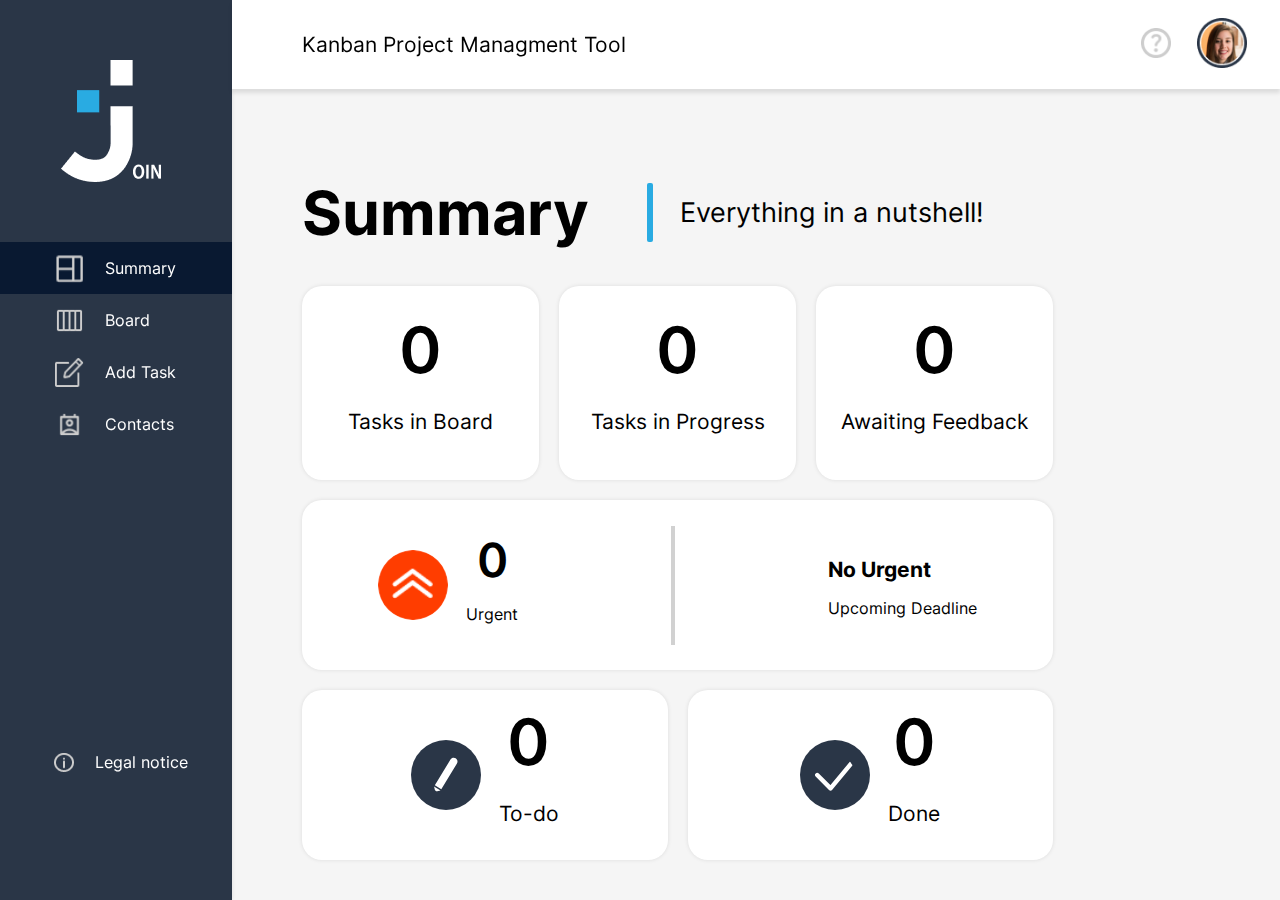
<file: html/summary.html>
<!DOCTYPE html>
<html lang="en">

<head>
  <meta charset="UTF-8">
  <meta http-equiv="X-UA-Compatible" content="IE=edge">
  <meta name="viewport" content="width=device-width, initial-scale=1.0">
  <title>Join</title>

<!-- favicons -->
  <link rel="apple-touch-icon" sizes="180x180" href="assets/favicon/apple-touch-icon.png" />
  <link rel="icon" type="image/png" sizes="32x32" href="assets/favicon/favicon-32x32.png" />
  <link rel="icon" type="image/png" sizes="16x16" href="assets/favicon/favicon-16x16.png" />
  <link rel="manifest" href="assets/favicon/site.webmanifest" />
  <link rel="mask-icon" href="assets/favicon/safari-pinned-tab.svg" color="#5bbad5" />

<!-- templates header, nav, help, legal-->
  <script src=".././templates/headerNav/headerNav.js"></script>  
  <link rel="stylesheet" href=".././templates/headerNav/headerNav.css">

<!-- summary style -->
  <link rel="stylesheet" href=".././style/style.css">
  <link rel="stylesheet" href=".././style/summary.css">
  <link rel="stylesheet" href=".././style/fonts/fonts.css">
  <link rel="stylesheet" href=".././style/showAndHide.css">

<!-- javascript -->
  <script src=".././js/guestUserData.js"></script> 
  <script src=".././js/userDataManager.js"></script>
  <script src=".././js/backend.js"></script>
  <script src=".././js/script.js"></script>
  <script src=".././js/login.js"></script>
  <script src=".././js/summary.js"></script>
  <script src=".././js/summaryTemplates.js"></script>

</head>

<body id="body" onload="initSummary()" onclick="closeMenu()">
  <div w3-include-html=".././templates/headerNav/headerNav.html" style="height:0"></div>

  <main class="summary">
    <div class="summary-header">
      <p class="summary-header-tertiaerheadline cursor-d">Kanban Project Managment Tool</p>
      <p class="summary-header-headline cursor-d">Summary</p>
      <div class="summary-header-border-mid"></div>
      <p class="summary-header-subheadline cursor-d">Everything in a nutshell!</p>
      <div class="summary-header-border-bottom"></div>
    </div>

    <div class="summary-infos">

      <div class="summary-infos-tasks">

        <div onclick="location.href='./board.html';" class="summary-infos-tasks-card hover grid1">
          <p id="summary-infos-tasks-card-board" class="fs-64 fw-600 m-0">0</p>
          <p class="fs-21 fw-400">Tasks in Board</p>
        </div>
        <div onclick="location.href='./board.html';" class="summary-infos-tasks-card hover grid2">
          <p id="summary-infos-tasks-card-progress" class="fs-64 fw-600 m-0">0</p>
          <p class="fs-21 fw-400">Tasks in Progress</p>
        </div>
        <div onclick="location.href='./board.html';" class="summary-infos-tasks-card hover grid3">
          <p id="summary-infos-tasks-card-feedback" class="fs-64 fw-600 m-0">0</p>
          <p class="fs-21 fw-400">Awaiting Feedback</p>
        </div>

        <div onclick="location.href='./board.html';" class="summary-infos-tasks-deadline hover grid4">
          <div class="summary-infos-tasks-deadline-priority">
            <img class="img-priority" src="assets/img/urgent.png" alt="prio">
            <div class="ta-c">
              <span id="number-of-urgent-tasks" class="fs-47 fw-600">0</span>
              <p class="fs-16 fw-400">Urgent</p>
            </div>
          </div>
          <div class="summary-infos-tasks-deadline-border"></div>
          <div class="summary-infos-tasks-deadline-time">
            <p id="deadline-time" class="fs-21 fw-700 mb-10">No Urgent</p>
            <p class="fs-16 fw-400">Upcoming Deadline</p>
          </div>
        </div>

        <div onclick="location.href='./board.html';" class="summary-infos-tasks-progress-card hover grid5">
          <img class="img-progress" src="assets/img/pencil.svg" alt="pencil">
          <div class="ta-c">
            <span id="summary-infos-tasks-progress-card-todo-amount" class="fs-64 fw-600">0</span>
            <p class="fs-21 fw-400">To-do</p>
          </div>
        </div>
        <div onclick="location.href='./board.html';" class="summary-infos-tasks-progress-card hover grid6">
          <img class="img-progress" src="assets/img/check.svg" alt="check">
          <div class="ta-c">
            <span id="summary-infos-tasks-progress-card-Done-amount" class="fs-64 fw-600">0</span>
            <p class="fs-21 fw-400">Done</p>
          </div>
        </div>

      </div>

      <div id="summary-infos-greeting" class="cursor-d">
      </div>

    </div>

    <section id="mobile-overlay">
    </section>

  </main>

</body>

</html>
</file>
<file: style/style.css>
body {
	margin: 0;
	padding: 0;
	font-family: 'Inter';
}

/* Root variables */
:root {
	/* Button background color */
	--btnBackgroundColor: #2a3647;
	/* Input color */
	--inputColor: #d1d1d1;
	/* Inactive color */
	--inactive: #cdcdcd;
	/* Background color */
	--bgColor: #f6f7f8;
	/* Light blue color */
	--lightBlue: #29abe2;
	/* Black color */
	--black: #000000;
	/* White color */
	--white: white;
	/* Active color */
	--active: #091931;
	/* Input border color */
	--input-border: #a8a8a8;
	/* bg color */
	--bg-color:#F5F5F5;
	/* box-shadow */
	--box-shadow: #00000026;
	/* progressbar-color */
	--pg-bar:#f4f4f4;
}

.bg-c-db {
	background-color: #2A3647;
}

.bg-c-w {
	background-color: #FFFFFF;
}

.bor-r-10 {
	border-radius: 10px;
}

.cursor-d {
	cursor: default;
}

.cursor-p {
	cursor: pointer;
}

.c-db {
	color: #2A3647;
}

.c-lb {
	color: #29ABE2;
}

.c-red {
	color: red;
}

.c-w {
	color: #FFFFFF;
}

.d-flex{
	display: flex;
}

/* ===font-size=== */
.fs-12 {
	font-size: 12px;
}

.fs-16 {
	font-size: 16px;
}

.fs-21 {
	font-size: 21px;
}

.fs-27 {
	font-size: 27px;
}

.fs-36 {
	font-size: 36px;
}

.fs-47 {
	font-size: 47px;
}

.fs-61 {
	font-size: 61px;
}

.fs-64 {
	font-size: 64px;
}

/* ===font-weight=== */
.fw-400 {
	font-weight: 400;
}

.fw-500 {
	font-weight: 500;
}

.fw-600 {
	font-weight: 600;
}

.fw-700 {
	font-weight: 700;
}
.gap-10{
	gap: 10px;
}
.height-46{
	height: 46px;
}
.img-15 {
	width: 15px;
	height: 15px;
}

.img-16 {
	width: 16px;
	height: 16px;
}

.img-20 {
	width: 20px;
	height: 20px;
}

.img-24 {
	width: 24px;
	height: 24px;
}

.create-task{
	-webkit-filter: invert(100%);
    filter: invert(100%);
}

.img-30 {
	width: 30px;
	height: 30px;
}

.img-32 {
	width: 32px;
	height: 32px;
}

.img-40 {
	width: 40px;
	height: 40px;
}

.img-41 {
	width: 41px;
	height: 41px;
}

.img-44 {
	width: 44px;
	height: 44px;
}

.left-black{
	width: 35px;
	height: 35px;
}

.img-50 {
	width: 50px;
	height: 50px;
}

.m-0 {
	margin: 0;
}

.mt-12 {
	margin-top: 12px;
}

.mt-34 {
	margin-top: 34px;
}

.mb-10 {
	margin-bottom: 10px;
}

.mb-12 {
	margin-bottom: 12px;
}

.mb-15 {
	margin-bottom: 15px;
}

.mb-20 {
	margin-bottom: 20px;
}

.mb-25 {
	margin-bottom: 25px;
}

.mb-30 {
	margin-bottom: 30px;
}

.mb-35 {
	margin-bottom: 35px;
}

.mb-45 {
	margin-bottom: 45px;
}

.ml-25 {
	margin-left: 25px;
}

.ml-30 {
	margin-left: 30px;
}

.mr-20 {
	margin-right: 20px;
}

.mr-30 {
	margin-right: 30px;
}

.mr-35 {
	margin-right: 35px;
}

.o-flow-h {
	overflow: hidden;
}

.px-50 {
	padding: 0 50px;
}

.ta-c {
	text-align: center;
}

.td-n {
	text-decoration: none;
}

.wmax-826 {
	max-width: 826px;
}

.pos-r {
	position: relative;
}

.pos-a {
	position: absolute;
}


/*--------------------------------------------------
Global Elements
---------------------------------------------------*/
::-webkit-scrollbar {
	width: 7px;
}

::-webkit-scrollbar-track {
	background: white;
}

::-webkit-scrollbar-thumb {
	background: #a8a8a8;
	border-radius: 10px;
}

/* ===buttons=== */
button {
	cursor: pointer;
}

.dark-btn {
	color: white;
	background-color: #2A3647;
	border-radius: 10px;
	border: none;
	transition: 100ms ease-in-out;
	display: flex;
	align-items: center;
	justify-content: center;
	/* padding: 18px 15px; */
	padding: 15px 10px;
	gap: 10px;
	white-space: nowrap;
}

.top-card-board{
	display: flex;
	justify-content: space-between;
	width: 100%;
}

.category-dropdown{
	border-radius: 20px;
	padding: 5px;
	cursor: pointer;
	color: var(--white);
	background-color: var(--btnBackgroundColor);
	border: none;
}

.dark-btn:hover {
	background-color: #29ABE2;
	box-shadow: 0px 4px 4px 0px #00000040;
}

.dark-btn:active {
	background-color: #091931;
	box-shadow: 0px 4px 4px 0px #00000040;
}

.addtask-input input[type="text"],
.addtask-input textarea,
#addtask-category-dropdown,
#addtask-assigned-dropdown,
#addtask-dueDate-input,
#addtask-prio,
#define-subtask {
	max-width: 800px;
  /* You can add more styling here if needed */
}

.light-btn {
	color: #2A3647;
	background-color: white;
	border-radius: 10px;
	border: 1px solid #2A3647;
	transition: 100ms ease-in-out;
	display: flex;
	align-items: center;
	justify-content: center;
	padding: 20px;
	gap: 13px;
	white-space: nowrap;
}

.light-btn:hover {
	cursor: pointer;
	color: #c91c1c;
	border: 1px solid #d1250e;
	box-shadow: 0 4px 5px #5551;
}

.light-btn:active {
	color: #091931;
	border: 1px solid #091931;
	box-shadow: 0 4px 5px #5551;
}

.cancel-icon {
	background-image: url(../assets/img/cancel.png);
	background-repeat: no-repeat;
	background-position: center;
	transition: 100ms ease-in-out;
}

.light-btn:hover .cancel-icon {
	background-image: url(../assets/img/cancelHover.png);
}

.light-btn:active .cancel-icon {
	background-image: url(../assets/img/cancelActive.png);
}

/* ===icons=== */
.contact-icon {
	color: white;
	border-radius: 100%;
	display: flex;
	align-items: center;
	justify-content: center;
}

.top-card{
	display: flex;
	justify-content: space-between;
	width: 100%;
	align-items: center;
	gap: 15px;
	flex-wrap: wrap;
}

.mobile-column-select{
	border-radius: 25px;
    background: var(--btnBackgroundColor);
    color: var(--white);
    font-size: 15px;
    padding: 10px;
	cursor: pointer;
	margin-bottom: 15px;
}

@media screen and (min-width: 551px) {
    .mobile-column-select {
        display: none;
    }
}
</file>
<file: style/login.css>
/*--------------------------------------------------
Global Elements
---------------------------------------------------*/
.btn {
  height: calc(51px - 2px);
  border-radius: 8px;
  display: flex;
  justify-content: center;
  align-items: center;
}
/*--------------------------------------------------
local Elements
---------------------------------------------------*/
.btn-px {
  padding: 0 16px;
}

.btn-py {
  padding: 16px 0;
}

.btn-w-91 {
  width: 91px;
}

.btn-w-145 {
  width: 145px;
}

.btn-w-264 {
  width: 264px;
}

.btn-dark {
  background-color: #2A3647;
  color: #FFFFFF;
  border: 1px solid #2A3647;
}

#loginEmail-label{
  margin-bottom: 20px;
  font-size: 15px;
}

.btn-dark:hover {
  background-color: #29ABE2;
  border: 1px solid #29ABE2;
  box-shadow: 0px 4px 4px rgba(0, 0, 0, 0.25);
}

.btn-dark:active {
  background-color: #091931;
  border: 1px solid #091931;
  box-shadow: 0px 4px 4px rgba(0, 0, 0, 0.25);
}

.btn-bright {
  background-color: #FFFFFF;
  color: #2A3647;
  border: 1px solid #2A3647;
}

.btn-bright:hover {
  background-color: #FFFFFF;
  color: #29ABE2;
  border: 1px solid #29ABE2;
  box-shadow: 0px 4px 4px rgba(0, 0, 0, 0.25);
}

.btn-bright:active {
  background-color: #FFFFFF;
  color: #091931;
  border: 1px solid #091931;
  box-shadow: 0px 4px 4px rgba(0, 0, 0, 0.25);
}

.error-box {
  outline:2px solid red;
}

/*--------------------------------------------------
Main
---------------------------------------------------*/
.main {
  position: relative;
  display: flex;
  justify-content: center;
  align-items: center;
  flex-direction: column;
  width: 100vw;
  height: 100vh;
  background-color: #F5F5F5
}

.logo {
  position: absolute;
  top: 80px;
  left: 77px;
  max-width: 100px;
}

.sign-up {
  position: absolute;
  top: 67px;
  right: 114px;
  display: flex;
  align-items: center;
  gap: 35px;
}

/*--------------------------------------------------
Formular
---------------------------------------------------*/
form {
  margin: 0 4%;
  padding: 35px 4%;
  position: relative;
  display: flex;
  flex-direction: column;
  align-items: center;
  background-color: #FFFFFF;
  box-shadow: 0px 0px 14px 3px rgba(0, 0, 0, 0.04);
  border-radius: 30px;
}

.form-SignIn {
  max-width: 652px;
}

.return-black {
  position: absolute;
  top: 27px;
  left: 33px;
  display: none;
}

.return-blue {
  position: absolute;
  top: 41px;
  left: 37px;
}

.form-headline {
  width: 100%;
  margin: 0;
}

.headline-newPassword {
  padding: 21px 20px 0 20px;

}

.border {
  margin-top: 24px;
  margin-bottom: 35px;
  width: 50%;
  max-width: 150px;
  height: 3px;
  background-color: #29ABE2;
}

.incorrect{
  color: red;
}

.form-verification {
  width: 100%;
}

.form-verification:last-child {
  margin-bottom: 55px;
}

input:focus {
  outline: none;
}

input[type=email],
input[type=name],
input[type=password] {
  margin-bottom: 49px;
  padding: 13px 21px;
  width: calc(100% - 42px - 2px);
  border: 1px solid #D1D1D1;
  border-radius: 10px;
  background-repeat: no-repeat;
  background-position: 95%;
  font-size: 21px;
  font-weight: 400;
}

input[type=email] {
  background-image: url(../assets/img/emailInput.png);
}

input[type=name] {
  background-image: url(../assets/img/nameInput.png);
}

.img-password {
  background-image: url(../assets/img/lock.png);
}

.form-valuable {
  margin-bottom: 35px;
  width: 100%;
  display: flex;
  justify-content: center;
  gap: 35px;
}

.checkbox {
  display: flex;
  gap: 20px;
}

.form-submit {
  display: flex;
  gap: 35px;
}

.msg-box {
  padding: 24px;
  color: #FFFFFF;
  background-color: #2A3647;
  box-shadow: 0px 0px 4px rgba(0, 0, 0, 0.15);
  border-radius: 20px;
  position: absolute;
  bottom: 5%;
  transition: 500ms ease-in-out;
  transform: translateY(25vh);
}

.show-overlay {
  transform: translate(0);
}

/* #label-confirm{
    font-size: 12px;
    font-weight: 400;
    color: #FF8190;
  } */
/*--------------------------------------------------
Media Query 
---------------------------------------------------*/
@media(max-width: 900px) {
  form{
    scale: 0.8;
  }
  .fs-61 {
    font-size: 47px;
  }

  .new-password {
    padding: 35px 4%;
  }

  .headline-SendEmail {
    font-size: 40px;
  }

  .headline-newPassword {
    margin-top: 0;
  }

  .logo {
    top: 38px;
    left: 37px;
    max-width: 64px;
  }

  .sign-up {
    top: unset;
    right: unset;
    bottom: 4%;
  }

  .return-black {
    display: flex;
  }

  .return-blue {
    display: none;
  }

  .form-verification input:last-child {
    margin-bottom: 30px;
  }

  .form-valuable {
    flex-direction: column-reverse;
    gap: 31px;
  }

  .form-submit {
    flex-direction: column;
    gap: 21px;
  }

  .btn {
    font-size: 16px;
  }
}

@media(max-height: 850px) {
  .logo {
    top: 20px;
    max-width: 40px;
  }

  .sign-up {
    top: unset;
    right: unset;
    bottom: 1%;
  }
}

@media(max-width: 600px) {
  .headline-SendEmail {
    margin-top: 21px;
  }
}
</file>
<file: style/login-animation.css>
.screen-animation {
  position: absolute;
  top: 0;
  left: 0;
  width: 100vw;
  height: 100vh;
  background-color: #F5F5F5;
  z-index: 1;
  opacity: 1;
  animation: 1100ms opacity ease-in-out;
}

@keyframes opacity {
  from {
    opacity: 1;
  }

  to {
    opacity: 0;
  }
}

.logo-w-animation {
  opacity: 0;
}

.logo-b-animation {
  opacity: 1;
}

.logo-w-animation,
.logo-b-animation {
  position: absolute;
  top: 50%;
  left: 50%;
  width: 274px;
  transform: translate(-50%, -50%);
  animation: 1100ms position ease-in-out;
  z-index: 5;
}

@keyframes position {
  0% {
    top: 50%;
    left: 50%;
    width: 274px;
  }

  100% {
    transform: translate(0%, 0%);
    top: 80px;
    left: 77px;
    width: 100px;
  }
}

/*--------------------------------------------------
Media Query 
---------------------------------------------------*/
@media (max-height: 850px) {
  @keyframes position {
    100% {
      top: 20px;
      left: 77px;
      width: 40px;
      transform: translate(0%, 0%);
    }
  }
}

@media (max-width: 900px) {
  .screen-animation {
    background-color: #2A3647;
    animation: 1100ms opacity ease-in-out;
  }

  .logo-b-animation,
  .logo-w-animation {
    width: 100px;
  }

  .logo-b-animation {
    opacity: 0;
    animation: 1100ms position-b-mobile ease-in-out;
  }

  .logo-w-animation {
    opacity: 1;
    animation: 1100ms position-w-mobile ease-in-out;
  }

  @keyframes position-w-mobile {
    0% {
      top: 50%;
      left: 50%;
      width: 100px;
      opacity: 1;
    }

    50% {
      opacity: 0;
    }

    100% {
      transform: translate(0%, 0%);
      top: 38px;
      left: 37px;
      width: 64px;
      opacity: 0;
    }
  }

  @keyframes position-b-mobile {
    0% {
      top: 50%;
      left: 50%;
      width: 100px;
      opacity: 0;
    }

    50% {
      opacity: 1;
    }

    100% {
      transform: translate(0%, 0%);
      top: 38px;
      left: 37px;
      width: 64px;
      opacity: 1;
    }
  }
}

@media(max-height: 850px) {
  @media(max-width: 900px) {
    @keyframes position-w-mobile {
      0% {
        top: 50%;
        left: 50%;
        width: 100px;
        opacity: 1;
      }

      50% {
        opacity: 0;
      }

      100% {
        transform: translate(0%, 0%);
        top: 20px;
        left: 37px;
        width: 40px;
        opacity: 0;
      }
    }

    @keyframes position-b-mobile {
      0% {
        top: 50%;
        left: 50%;
        width: 100px;
        opacity: 0;
      }

      50% {
        opacity: 1;
      }

      100% {
        transform: translate(0%, 0%);
        top: 20px;
        left: 37px;
        width: 40px;
        opacity: 1;
      }
    }
  }
}
</file>
<file: style/fonts/fonts.css>
@font-face {
    font-family: 'Inter';
    src: url('Inter.ttf');
}

@font-face {
    font-family: 'Poppins';
    src: url('Poppins.ttf');
}
</file>
<file: style/showAndHide.css>
.d-none {
    display: none !important;
}

.hidden {
    visibility: hidden !important;
}

.show-overlay {
    transform: translate(0) !important;
}

.no-scrolling {
    overflow: hidden !important;
}
</file>
<file: templates/headerNav/headerNav.css>
/*--------------------------------------------------
Header
---------------------------------------------------*/
a {
	text-decoration: none;
}

.header-headerNav {
	padding-left: 70px;
	padding-right: 33px;
	position: fixed;
	top: 0;
	right: 0;
	left: 232px;
	height: 89px;
	background-color: #FFFFFF;
	box-shadow: 0px 4px 4px rgba(0, 0, 0, 0.1);
	display: flex;
	justify-content: space-between;
	align-items: center;
	z-index: 11;
}

.header-logo-small {
	display: none;
}

.h-menu {
	display: flex;
	align-items: center;
	gap: 26px;
}

.mobile-drdo-menu {
	padding: 10px;
	flex-direction: column;
	position: absolute;
	top: 89px;
	right: 33px;
	background-color: #2A3647;
	color: #CDCDCD;
	box-shadow: 0px 0px 4px rgba(0, 0, 0, 0.1);
	border-radius: 20px 0px 20px 20px;
	z-index: 21;
}

.mobile-drdo-menu-box {
	height: 33px;
	width: 110px;
	display: flex;
	justify-content: flex-start;
	align-items: center;
}

.mobile-only {
	display: none;
}

.animation {
	animation: 250ms moveIn ease-in-out;
}

@keyframes moveIn {
	from {
		right: -130px;
	}

	to {
		right: 33px;
	}
}

/*--------------------------------------------------
Navbar
---------------------------------------------------*/
nav {
	position: fixed;
	top: 0;
	left: 0;
	height: 100vh;
	width: 232px;
	background-color: #2A3647;
	box-shadow: 0px 0px 4px rgba(0, 0, 0, .1);
	z-index: 10;
}

.n-logo {
	padding: 60px 60px 60px 60px;
	max-width: 290px;
}

.n-nav {
	padding-bottom: 112px;
	height: calc(100vh - 242px);
	width: 100%;
	position: absolute;
	top: 242px;
	display: flex;
	flex-direction: column;
	justify-content: space-between;
	box-sizing: border-box;
}

.n-nav-ul {
	margin: 0;
	padding: 0;
	list-style: none;
}

.n-nav-ul-li {
	padding-left: 54px;
	display: flex;
	gap: 21px;
	justify-content: flex-start;
	align-items: center;
	list-style: none;
}

.n-nav-ul-li:hover {
	background-color: #0919314d;
}

.n-nav-ul-li.active {
	background-color: #091931;
}

.n-more {
	padding-left: 54px;
	display: flex;
	gap: 21px;
	justify-content: flex-start;
	align-items: center;
}

/*--------------------------------------------------
Overlay legal, help
---------------------------------------------------*/
.overlay {
	position: absolute;
	top: 0;
	height: calc(100vh - 89px);
	background-color: #F5F5F5;
	margin: 89px 0 0 232px;
	padding: 80px 60px 0 70px;
	display: flex;
	flex-direction: column;
	z-index: 20;
	overflow: auto;
}

.overlay-header {
	display: flex;
	flex-direction: row-reverse;
	justify-content: space-between;
}

.overlay-h1 {
	gap: 100%;
	display: flex;
}

.overlay-h1 img:hover {
	margin-left: 20px;
	cursor: pointer;
}

.bnt {
	top: 82.51px;
	right: 126.17px;
}

/*--------------------------------------------------
Media Query 
---------------------------------------------------*/
@media (max-width: 900px) {

	/*--------------------------------------------------
  <900 header
  ---------------------------------------------------*/
	.header-headerNav {
		height: 80px;
		padding: 0 25px;
		left: 0;
	}

	.header-logo-small {
		display: flex;
		object-fit: contain;
	}

	.header-text {
		display: none;
	}

	#header-help-icon {
		display: none;
	}

	.mobile-drdo-menu {
		top: 80px;
		right: 25px;
	}

	.mobile-drdo-menu-box {
		display: flex;
	}

	/*--------------------------------------------------
  <900 Navbar
  ---------------------------------------------------*/
	nav {
		position: fixed;
		width: 100%;
		height: 80px;
		top: calc(100vh - 80px)
	}

	.n-logo {
		display: none;
	}

	.n-nav {
		padding-bottom: 0;
		height: 100%;
		flex-direction: row;
		top: 0;
		left: 0;
		right: 0;
	}

	.n-nav-ul {
		height: 100%;
		width: 100%;
		color: white;
		display: flex;
		justify-content: space-around;
	}

	.n-nav-ul-li {
		width: 90px;
		flex-direction: column;
		justify-content: center;
		gap: 0;
		padding: 1%;
	}

	.n-nav-ul-li p {
		margin-top: 14px;
		margin-bottom: 0;
	}

	.n-more {
		display: none;
	}

	/*--------------------------------------------------
  <900 Overlay legal, help
  ---------------------------------------------------*/
	.overlay {
		margin: unset;
		padding: 35px 30px 0 30px;
		overflow-y: auto;
		top: 80px;
		left: 0;
		height: calc(100vh - 80px - 80px);
	}

	.overlay-h1 {
		gap: 50%;
	}
}

@media (max-width: 400px) {

	/*--------------------------------------------------
  <400 Navbar
  ---------------------------------------------------*/
	.nav-txt {
		font-size: 14px;
	}
}

@media (max-width: 350px) {

	/*--------------------------------------------------
  <350 Overlay legal, help
  ---------------------------------------------------*/
	.overlay-h1 {
		gap: 10%;
	}

	.overlay-h1 h1 {
		font-size: 40px;
	}
}
</file>
<file: style/addtask.css>
* {
    font-family: 'Inter';
}

#body {
    overflow: hidden;
}

main.addtask {
    margin: 89px 0 0 232px;
    padding: 80px 60px 35px 70px;
    height: calc(100vh - 89px - 80px - 35px);
    display: flex;
    flex-direction: column;
    background-color: var(--bg-color);
    overflow: auto;
}

/* style for message when sent sucessfully  */
.task-added {
    width: 296px;
    padding: 24px;
    position: absolute;
    bottom: 10%;
    left: calc(50% + 116px - 148px);
    box-sizing: border-box;
    color: var(--white);
    background-color: var(--btnBackgroundColor);
    border-radius: 10px;
    border: none;
    display: flex;
    align-items: center;
    justify-content: center;
    gap: 10px;
    box-shadow: 0px 0px 4px 0px var(--box-shadow);
    transform: translateY(100vh);
    transition: all 500ms ease-in-out;
}
</file>
<file: templates/addtask/addtaskTemplate.css>
.addtask-template-container {
    display: flex;
    flex-direction: column;
}

.header-headline {
    font-size: 61px;
    font-weight: 700;
}

#addtask-form {
    position: relative;
    width: 100%;
    display: flex;
    justify-content: flex-start;
    align-items: flex-start;
}

#addtask-form section {
    display: flex;
    flex-direction: column;
    justify-content: flex-start;
    align-items: flex-start;
    flex-grow: 1;
    max-width: 800px;
}

#addtask-left-or-top {
    padding-right: 50px;
    border-right: 1px solid #D1D1D1;
}

#addtask-right-or-bottom {
    padding-left: 50px;
}

.addtask-input {
    width: 100%;
    display: flex;
    flex-direction: column;
    gap: 5px;
}

.addtask-input input:not([type='checkbox']),
.addtask-input textarea {
    padding: 13px 21px;
    width: 100%;
    box-sizing: border-box;
    border: 1px solid #D1D1D1;
    border-radius: 10px;
    outline: none;
}

.dropdown-menu {
    overflow: hidden;
    transition: all 100ms ease-in;
    max-height: 51px;
    transform-origin: top;
    background: #FFFFFF;
    border: 1px solid #D1D1D1;
    border-radius: 10px;
    box-sizing: border-box;
    position: relative;
}

.dropdown-menu.collapsed {
    max-height: 204px !important;
}

.select-task-contacts,
#select-task-category,
#select-task-category-board{
    padding: 13px 21px;
    cursor: pointer;
    background-image: url(../../assets/img/dropdown.svg);
    background-repeat: no-repeat;
    background-position: 95%;
}

#select-task-category,#select-task-category-board {
    display: flex;
    align-items: center;
    gap: 10px;
}

#addtask-category-dropdown {
    scroll-behavior: smooth;
}

#new-category-input,
#new-subtask-input,
#new-category-input-board {
    border: none !important;
    padding: 13px 8px 13px 21px;
}

.addtask-category:hover {
    background-color: #d8d4d4;
    cursor: pointer;
}

#define-task-category,#define-task-category-board {
    display: flex;
    align-items: center;
    justify-content: space-between;
}

.addtask-category {
    display: flex;
    align-items: center;
    padding: 13px 21px;
    gap: 10px;
}

.selection-img {
    display: flex;
    padding: 13px 10px;
}

.selection-img img {
    cursor: pointer;
    padding: 0 8px;
}

.color-cicle {
    display: flex;
    border-radius: 50%;
}

.color-cicle:not(.addtask-category-color):hover {
    box-shadow: rgb(186, 189, 189) 0px 4px 3px 0px;
}

.addtask-category-color {
    min-width: 20px;
    min-height: 20px;
    border: 2px solid #FFFFFF;
}

.color-pick {
    margin: 8px 0;
    width: 100%;
    display: flex;
    justify-content: space-evenly;
}

.color-pick div {
    cursor: pointer;
}

#addtask-assigned-contacts-container,
#addtask-category-container,
#addtask-category-container-edit-board {
    max-height: 153px;
    overflow: auto;
    scroll-behavior: smooth;
}

.addtask-assigned-contact {
    display: flex;
    justify-content: space-between;
    align-items: center;
    padding: 13px 21px;
    cursor: pointer;
}

.addtask-assigned-contact:hover,
.addtask-category:hover {
    background-color: #d8d4d4;
}

.addtask-assigned-contact-new {
    background-image: url(../../assets/img/contactsaddtask.svg);
    background-repeat: no-repeat;
    background-position: 95%;
}

#addtask-prio {
    width: 100%;
    display: flex;
    justify-content: flex-start;
    gap: 10px;
    border-radius: 10px;
}

.addtask-prio-btn {
    border-radius: 10px;
    padding: 18px 10px;
    box-shadow: 0px 0px 4px 0px #0000001A;
    display: flex;
    justify-content: center;
    align-items: center;
    gap: 10px;
    border: 1px solid #D1D1D1;
    box-sizing: border-box;
    background-color: white;
    flex-grow: 1;
}

.addtask-prio-image {
    display: flex;
}

.addtask-prio-image-active {
    display: none;
}

.addtask-prio-btn.active {
    color: white;
    box-shadow: 0px 4px 4px 0px #00000040;
    font-weight: 700;
    border: none;
}

.addtask-prio-btn.active .addtask-prio-image {
    display: none;
}

.addtask-prio-btn.active .addtask-prio-image-active {
    display: flex;
}

.addtask-prio-btn:hover {
    box-shadow: rgb(186, 189, 189) 0px 4px 3px 0px;
    border: none;
}

.addtask-prio-btn-urgent.active {
    background-color: #ff3d00;
}

.addtask-prio-btn-medium.active {
    background-color: #FFA800;
}

.addtask-prio-btn-low.active {
    background-color: #7AE229;
}

#define-subtask {
    display: flex;
    align-items: center;
    box-sizing: border-box;
    border: 1px solid #D1D1D1;
    border-radius: 10px;
    background-color: white;
}

#subtask-list {
    display: flex;
    flex-direction: column;
}

#addtask-buttons {
    display: flex;
    margin-top: 3vh;
    align-self: flex-end;
    gap: 24px;
    margin-right: auto;
}

.border-left {
    border-left: 1px solid #D1D1D1;
}

.border-red {
    border: 1px solid red !important;
}

/* mobile create button */
#addtask-create-btn-mobile {
    z-index: 50;
    cursor: pointer;
    transform: translateX(100vw);
    transition: all 220ms ease-in-out;
    position: fixed !important;
    top: 13px;
    right: 25px;
}
</file>
<file: style/addtaskMediaQueries.css>
.mobile-only {
    display: none !important;
    }

    .desktop-only {
    display: flex !important;
    }

    @media(max-width: 1200px) {
    #addtask-prio {
        flex-direction: column;
    }
    }

    @media(max-width: 1100px) {
    .mobile-fs-16 {
        font-size: 16px !important;
    }

    .header-headline {
        font-size: 47px;
    }

    #addtask-form {
        flex-direction: column;
    }

    #addtask-form section {
        width: 100%;
    }

    #addtask-left-or-top {
        padding-right: 0;
        border-right: none;
    }

    #addtask-right-or-bottom {
        padding-left: 0;
    }
    }

    @media(max-width: 900px) {
    .mobile-only {
        display: flex !important;
    }

    .desktop-only {
        display: none !important;
    }

    main.addtask {
        margin: 80px 0 80px 0;
        padding: 35px 30px;
        height: calc(100vh - 80px - 80px - 35px - 35px);
    }

    .task-added {
        width: 248px;
        padding: 24px;
        bottom: 15%;
        left: calc(50% - 124px);
    }

    .addtask-overlay-fullscreen {
        top: 80px;
        height: calc(100vh - 80px - 80px);
        background-color: var(--bg-color);
    }

    .addtask-card {
        height: calc(100vh - 80px - 80px);
        width: 100%;
        position: unset;
        background: var(--bg-color);
        box-shadow: unset;
        border-radius: unset;
        border: unset;
    }

    #addtask-subtasks {
        margin-bottom: 0;
    }
    }
</file>
<file: style/bgColors.css>
.bg-theme {
    background-color: #2A3647;
}

.bg-urgent {
    background-color: #FF3D00;
}

.bg-medium {
    background-color: #FFA800;
}

.bg-low {
    background-color: #7AE229;
}

.bg-0 {
    background-color: #FF7A00;
}

.bg-1 {
    background-color: #9327FF;
}

.bg-2 {
    background-color: #29ABE2;
}

.bg-3 {
    background-color: #FC71FF;
}

.bg-4 {
    background-color: #02CF2F;
}

.bg-5 {
    background-color: #AF1616;
}

.bg-6 {
    background-color: #462F8A;
}

.bg-7 {
    background-color: #FFC700;
}

.bg-8 {
    background-color: #0190E0;
}

.bg-9 {
    background-color: #EE00D6;
}

.bg-10 {
    background-color: #4E963D;
}

.bg-11 {
    background-color: #32DAFF;
}

.bg-12 {
    background-color: #007CEE;
}

.bg-13 {
    background-color: #402054;
}

.bg-14 {
    background-color: #572f01;
}

.bg-15 {
    background-color: #1FD7C1;
}

.bg-16 {
    background-color: #3b3822;
}
</file>
<file: style/addtaskOverlay.css>
.addtask-overlay-fullscreen {
  height: 100vh;
  position: fixed;
  top: 0;
  left: 0;
  right: 0;
  background-color: rgba(0, 0, 0, 0.2);
  z-index: 50;
  display: flex;
  justify-content: center;
  align-items: center;
  overflow: hidden;
}

.addtask-card {
  width: 80%;
  min-height: 80%;
  max-height: 100vh;
  background-color: var(--white);
  border-radius: 30px;
  transform: translateX(100vw);
  transition: all 220ms ease-in-out;
  position: relative;
  overflow-y: auto;
  overflow-x: hidden;
  border: 16px solid var(--white);
  box-sizing: border-box;
  box-shadow: 0px 0px 4px rgba(0, 0, 0, 0.1);
  padding: 50px;
}

.close-addtask-card {
  position: absolute;
  top: 34px;
  right: 38px;
  cursor: pointer;
}
</file>
<file: style/board.css>
* {
	font-family: 'Inter';
}

#body {
	overflow: hidden;
}

.mobile-only {
	display: none !important;
}

.desktop-only {
	display: flex !important;
}

.overlay {
	height: calc(100vh - 89px - 80px);
}

@media (max-width: 900px) {
	.overlay {
		height: calc(100vh - 89px - 80px - 27px);
	}
}

/*--------------------------------------------------
Main
---------------------------------------------------*/
main {
	margin: 89px 0 0 232px;
	padding: 80px 60px 0 70px;
	height: calc(100vh - 89px - 82px);
	display: flex;
	flex-direction: column;
	background-color: var(--white);
	overflow: auto;
}

/*--------------------------------------------------
Header
---------------------------------------------------*/
.board-header {
	margin-bottom: 100px;
	display: flex;
	justify-content: space-between;
	align-items: center;
	gap: 4%;
}

.headline-desktop {
	display: flex;
	gap: 5%;
}

.btn-animation:hover {
	background: var(--lightBlue);
	border: 1px solid var(--lightBlue);
	box-shadow: 0px 4px 4px rgba(0, 0, 0, 0.25);
}

.btn-animation:active {
	background: #091931;
}

.searchbar {
	position: relative;
}

.search-input {
	padding: 13px 21px;
	height: calc(51px - 26px);
	width: 75%;
	background: var(--white);
	border: 1px solid var(--input-border);
	border-radius: 10px;
}

.category-dropdown {
    display: block;
}

/* Hide the category dropdown on screens wider than 550px */
@media screen and (min-width: 551px) {
    .category-dropdown {
        display: none;
    }
}

.img-search {
	padding: 10px;
	position: absolute;
	top: 50%;
	translate: -100% -50%;
	border-left: 1px solid var(--input-color);
}

/*--------------------------------------------------
Board
---------------------------------------------------*/
.board {
	flex-grow: 1;
	display: flex;
	justify-content: space-between;
}

.board-column {
	width: 23%;
	display: flex;
	flex-direction: column;
}

.board-color{
	width: 80% !important;
	justify-content: space-between !important;
}

.board-column-header {
	height: 60px;
	display: flex;
	align-items: center;
	margin-bottom: 20px;
	padding: 8px;
}

.board-column-headline {
	flex-grow: 1;
}

.board-column-header img {
	cursor: pointer;
}

.board-column-header-add-btn {
	cursor: pointer;
	background-image: url(../assets/img/plus-btn-Default.png);
	background-repeat: no-repeat;
	background-position: center;
}

.board-column-header-add-btn:hover {
	background-image: url(../assets/img/plus-btn-hover.png);
}

.board-column-header-add-btn:active {
	background-image: url(../assets/img/plus-btn-active.png);
}

.board-column-content {
	width: 100%;
	height: 100%;
	display: flex;
	flex-direction: column;
	gap: 20px;
	box-sizing: border-box;
	border-radius: 20px;
	padding: 8px;
}

.task {
	display: flex;
	flex-direction: column;
	align-items: flex-start;
	border: none;
	background-color: var(--white);
	border-radius: 30px;
	padding: 18px;
	cursor: pointer;
	box-shadow: 0px 0px 14px 3px #0000000A;
	z-index: 15;
}

.task-ondrag {
	position: absolute;
	width: 16%;
	z-index: 20;
	box-shadow: 0px 0px 7px 3px rgba(100, 0, 0, 0.4);
}

.task-ondrag-over-droptarget {
	box-shadow: 0px 0px 7px 3px rgba(0, 100, 0, 0.4);
}

.task-card-category {
	color: var(--white);
	border-radius: 8px;
	padding: 4px 25px 4px 25px;
}

.board-card-category {
	color: var(--white);
	border-radius: 8px;
	padding: 4px 37px 4px 37px;
}

.progressbar-container {
	width: 100%;
	display: flex;
	justify-content: space-between;
	align-items: center;
	gap: 20px;
}

.progressbar {
	flex-grow: 1;
	height: 8px;
	background-color: var(--pg-bar);
	border-radius: 2px;
}

.progress {
	height: 100%;
	background-color: var(--lightBlue);
	border-radius: 2px;
}

.assignedTo-and-prio {
	width: 100%;
	display: flex;
	justify-content: space-between;
	align-items: center;
}

.assigned-contacts {
	display: flex;
	justify-content: flex-start;
	align-items: center;
}

.contact-icon-board {
	min-width: 35px;
	height: 35px;
	border: 1px solid var(--white);
}

.contact-icon-board:not(:first-child) {
	margin-left: -6px;
}

.contact-overlay-icon-board {
	min-width: 45px;
	height: 45px;
	border: 2px solid var(--white);
}

.drag-area-highlight {
	background-color: #2a36470d;
	border: 1px dashed var(--btnBackgroundColor);
	box-shadow: 0px 0px 4px 0px #0000001A;
	border-radius: 10px;
}

.empty-column {
	color: var(--input-border);
	background-color: var(--input-color);
	border: 1px dashed var(--input-border);
	box-shadow: 0px 0px 4px 0px #0000001A;
	border-radius: 10px;
	padding: 10px;
}

/*--------------------------------------------------
Overlay
---------------------------------------------------*/
.board-card::-webkit-scrollbar {
	display: none;
}

.board-card {
	overflow: scroll;
	position: relative;
	padding: 50px;
	width: calc(600px - 100px);
	max-height: 80%;
	background: var(--white);
	box-shadow: 0px 0px 4px rgba(0, 0, 0, 0.1);
	border-radius: 30px;
	display: flex;
	flex-direction: column;
	justify-content: flex-start;
	align-items: flex-start;
	border: 8px solid var(--white);
}

#board-card #title {
	color: var(--btnBackgroundColor);
}

.board-card-prio {
	display: flex;
	align-items: center;
}

.prio-container-board {
	color: var(--white);
	border-radius: 10px;
	padding: 4px 18px 4px 18px;
	box-shadow: 0px 0px 4px 0px #0000001A;
	display: flex;
	align-items: center;
	gap: 10px;
}

.board-card-assigned,
#assignedTo {
	display: flex;
	flex-direction: column;
	justify-content: flex-start;
	align-items: flex-start;
	gap: 25px;
	gap: 15px;
}

.board-card-assigned {
	width: 75%;
	/* overflow: hidden; */
}

#assignedTo {
	/* overflow-y: auto; */
	width: 100%;
}

.assigned-contact {
	display: flex;
	justify-content: flex-start;
	align-items: center;
	gap: 25px;
}

.board-card-subtasks {
	display: flex;
	flex-direction: column;
	gap: 5px;
}

.board-card-subtask {
	display: flex;
	flex-direction: column;
}

.board-card-subtask-checkbox {
	display: flex;
}

.card-close {
	position: absolute;
	top: 30px;
	right: 30px;
	cursor: pointer;
}

.edit-card {
	align-self: flex-end;
	/* position: absolute;
	right: 30px;
	bottom: 60px; */
	display: flex;
	z-index: 60;
}

.btn-delete {
	width: 50px;
	height: 50px;
	background: var(--white);
	border: 1px solid var(--btnBackgroundColor);
	border-radius: 10px 0px 0px 10px;
	background-image: url(../assets/img/delete.png);
	background-repeat: no-repeat;
	background-position: center;
}

.btn-animation-invert:hover {
	border: 1px solid var(--lightBlue);
	background-image: url(../assets/img/delete-hover.png);
}

.btn-animation-invert:active {
	border: 1px solid var(--active);
	background-image: url(../assets/img/delete-active.png);
}

.btn-edit {
	width: 50px;
	height: 50px;
	background: var(--btnBackgroundColor);
	border: 1px solid var(--btnBackgroundColor);
	border-radius: 0px 10px 10px 0px;
}

.add-task-card {
	width: 80%;
	min-height: 80%;
	max-height: 100vh;
	background-color: var(--bg-color);
	border-radius: 30px;
	transform: translateX(100vw);
	transition: all 220ms ease-in-out;
	position: relative;
	overflow-y: auto;
	overflow-x: hidden;
	border: 16px solid var(--bg-color);
	box-sizing: border-box;
}

.close-add-task-card {
	position: absolute;
	top: 34px;
	right: 38px;
	cursor: pointer;
}

.edit-input {
	width: 80%;
	display: flex;
	flex-direction: column;
	gap: 5px;
}

.edit-input input:not([type='checkbox']),
.edit-input textarea {
	padding: 13px 21px;
	width: 100%;
	box-sizing: border-box;
	border: 1px solid var(--inputColor);
	border-radius: 10px;
	outline: none;
}

#prio-edit {
	width: 100%;
	display: flex;
	justify-content: flex-start;
	gap: 10px;
}

.edit-prio-btn {
	border-radius: 10px;
	padding: 18px 10px;
	box-shadow: 0px 0px 4px 0px #0000001A;
	display: flex;
	justify-content: center;
	align-items: center;
	gap: 10px;
	border: 1px solid var(--input-color);
	box-sizing: border-box;
	background-color: var(--white);
	width: calc(34% - 10px);
}

.prio-image {
	display: flex;
}

.prio-image-active {
	display: none;
}

.edit-prio-btn.active {
	color: var(--white);
	box-shadow: 0px 4px 4px 0px #00000040;
	font-weight: 700;
	border: none;
}

.edit-prio-btn.active .prio-image {
	display: none;
}

.edit-prio-btn.active .prio-image-active {
	display: flex;
}

.edit-prio-btn:hover {
	box-shadow: rgb(186, 189, 189) 0px 4px 3px 0px;
	border: none;
}

.edit-prio-btn-urgent.active {
	background-color: #ff3d00;
}


.edit-prio-btn-medium.active {
	background-color: #FFA800;
}

.edit-prio-btn-low.active {
	background-color: #7AE229;
}

/* 



.select-task-contacts {
	padding: 13px 21px;
	cursor: pointer;
	background-image: url(../assets/img/dropdown.svg);
	background-repeat: no-repeat;
	background-position: 95%;
} */

.dropdown-menu {
	overflow: hidden;
	transition: all 100ms ease-in;
	max-height: 51px;
	transform-origin: top;
	background: var(--white);
	border: 1px solid #D1D1D1;
	border-radius: 10px;
	box-sizing: border-box;
	position: relative;
}

.dropdown-menu.collapsed {
	max-height: 204px !important;
}

#assigned-edit-contacts-container {
	max-height: 153px;
	overflow: auto;
}

.assigned-edit-contact {
	display: flex;
	justify-content: space-between;
	align-items: center;
	padding: 13px 21px;
	cursor: pointer;
}

.assigned-edit-contact:hover {
	background-color: #d8d4d4;
}

.assigned-edit-contact-new {
	background-image: url(../assets/img/contactsaddtask.svg);
	background-repeat: no-repeat;
	background-position: 95%;
}
</file>
<file: style/boardMediaQueries.css>
/*--------------------------------------------------
Media Query
---------------------------------------------------*/
@media(max-width: 1100px) {
    .board {
        flex-direction: column;
        align-items: center;
    }

    .board-column {
        width: 80%;
    }

    .task-ondrag {
        width: 45%;
    }
}

@media(max-width: 1300px) {
    .board {
        display: flex !important;
    }
}

@media(max-width: 900px) {
    .mobile-only {
        display: flex !important;
    }

    .desktop-only {
        display: none !important;
    }

    /*--------------------------------------------------
	Overlay <900
	---------------------------------------------------*/
    .board-card {
        position: unset;
        /* padding: 65px 33px 8px 33px; */
        padding: 50px 30px;
        height: calc(100% - 50px);
        max-height: unset;
        width: 100%;
        background: #F5F5F5;
        box-shadow: unset;
        border-radius: unset;
        border: unset;
    }

    .edit-card {
        flex-direction: column;
        align-items: flex-end;
        gap: 20px;
    }

    .edit-card-mobile {
        position: unset;
        align-self: flex-end;
    }

    .card-close {
        align-self: flex-end;
        position: unset;
        margin-bottom: 15px;
    }

    .btn-delete {
        width: 40px;
        height: 40px;
        border-radius: 10px;
    }

    .btn-edit {
        width: 50px;
        height: 50px;
        border-radius: 10px;
    }

    /* .addtask-card {
        height: calc(100vh - 80px - 80px);
        width: 100%;
        position: unset;
        background: #F5F5F5;
        box-shadow: unset;
        border-radius: unset;
        border: unset;
    } */

    .edit-input {
        width: 100%;
    }

    .mobile-mb-29 {
        margin-bottom: 29px !important;
    }

    .mobile-mb-32 {
        margin-bottom: 32px !important;
    }

    .mobile-mb-35 {
        margin-bottom: 35px !important;
    }

    .mobile-category {
        font-size: 21px !important;
    }

    .mobile-title {
        font-size: 36px !important;
    }

    .mobile-description {
        font-size: 16px !important;
    }

    .mobile-fs-16 {
        font-size: 16px !important;
    }

    /*--------------------------------------------------
	Main <900
	---------------------------------------------------*/
    main {
        margin: 80px 0 80px 0;
        padding: 35px 30px 0 30px;
        height: calc(100vh - 80px - 80px - 35px);
    }

    .board-header {
        margin-bottom: 20px;
        display: flex;
        flex-direction: column;
        align-items: flex-start;
    }

    .headline-mobile {
        margin-bottom: 30px;
        width: 100%;
        display: flex;
        justify-content: space-between;
        align-items: flex-end;
    }

    .headline {
        font-size: 47px;
    }

    .dark-btn-mobile {
        height: 40px;
        width: 40px;
    }

    .board-column {
        width: 100%;
    }

    .task-ondrag {
        width: 80%;
    }
}

@media(max-width: 400px) {
    #prio-edit {
        flex-direction: column;
    }

    .edit-prio-btn {
        width: 100%;
    }
}
</file>
<file: style/contacts.css>
* {
    font-family: 'Inter';
    box-sizing: border-box;
}

body {
    overflow: hidden;
}

main p,
.overlay-bg p {
    margin: 0;
}

.align-self-end {
    align-self: flex-end;
}

main.contacts {
    background-color: #F5F5F5;
    height: calc(100vh - 89px);
    margin: 89px 0 0 232px;
    display: flex;
}

/*--------------------------------------------------
Contact List
---------------------------------------------------*/
.contacts-list-container {
    width: 40%;
    max-width: 500px;
    background-color: white;
    box-shadow: 4px 0px 6px 0px #00000014;
    display: flex;
    flex-direction: column;
    justify-content: flex-start;
    padding: 16px;
}

.contacts-list {
    width: 100%;
    display: flex;
    flex-direction: column;
    align-items: center;
    overflow: auto;
}

.letter-container {
    width: 100%;
    padding: 0px 17px;
    display: flex;
    flex-direction: column;
    align-items: center;
}

.letter-header {
    width: 100%;
    height: 60px;
    padding: 10px 20px;
    display: flex;
    align-items: center;
}

.letter-header-bottom-border {
    width: 100%;
    margin: 14px 0;
    border-bottom: 1px solid #d1d1d1;
}

.contact {
    width: 100%;
    min-width: min-content;
    display: flex;
    gap: 35px;
    padding: 15px 8px;
    border-radius: 10px;
}

.contact:not(.contact-active):hover {
    background: linear-gradient(to bottom, rgba(0, 0, 0, 0.03), rgba(0, 0, 0, 0.08));
    cursor: pointer;
}

.contact:hover .contact-icon {
    border: 1px solid white;
}

.contact-active {
    color: white;
    background-color: #2A3647;
}

.contact-active .contact-icon {
    border: 1px solid white;
}

.contact-list-icon {
    min-width: 42px;
    height: 42px;
}

.contact-name-email {
    display: flex;
    flex-direction: column;
    justify-content: center;
}

.contact-email {
    color: #007CEE;
    margin-top: 5px;
}

/*--------------------------------------------------
Contact Details
---------------------------------------------------*/
.contacts-info-container {
    flex-grow: 1;
    padding: 80px 50px 70px 60px;
    display: flex;
    flex-direction: column;
    justify-content: space-between;
    overflow: hidden;
    position: relative;
}

.contacts-header {
    display: flex;
    align-items: center;
    margin-bottom: 40px;
}

.header-headline {
    font-size: 61px;
    font-weight: 700;
}

.header-border-mid {
    height: 59px;
    border: 3px solid #29ABE2;
    border-radius: 2px;
}

.header-border-bottom {
    width: 90px;
    border: 3px solid #29ABE2;
    border-radius: 2px;
}

.contacts-header .header-border-bottom {
    display: none;
}

.header-subheadline {
    font-size: 27px;
    font-weight: 400;
}

.contacts-header .header-subheadline {
    color: #2A3647;
}

.contact-details-container {
    flex-grow: 1;
    overflow-y: auto;
    -ms-overflow-style: none;
    /* Hide scrollbar for IE and Edge */
    scrollbar-width: none;
    /* Hide scrollbar for Firefox */
}

.contact-details-container::-webkit-scrollbar {
    display: none;
}

.contact-details-overlay {
    height: 380px;
    display: flex;
    flex-direction: column;
    gap: 24px;
    transform: translateX(100vw);
    transition: all 220ms ease-in-out;
}

.contact-icon-and-name {
    display: flex;
    align-items: center;
    gap: 50px;
}

.contact-overlay-icon {
    min-width: 120px;
    height: 120px;
    border: 2px solid white;
}

.contact-name-addTask {
    display: flex;
    flex-direction: column;
    justify-content: center;
}

.contact-addTask {
    display: flex;
    align-items: center;
    gap: 12px;
    color: #29ABE2;
    margin-top: 12px;
}

.contact-addTask:hover {
    cursor: pointer;
    font-weight: 700;
}

.contact-addTask:hover svg path {
    stroke-width: 3;
}

.contact-header-and-edit {
    display: flex;
    align-items: center;
    gap: 59px;
    height: 70px;
}

.contact-edit {
    display: flex;
    align-items: center;
    gap: 4px;
}

.contact-edit:hover {
    cursor: pointer;
    color: #29ABE2;
    font-weight: 700;
}

.contact-edit:hover svg path {
    fill: #29ABE2;
}

.contact-details-email,
.contact-details-phone {
    display: flex;
    flex-direction: column;
    gap: 10px;
}

.contact-details-email a,
.contact-details-phone a {
    text-decoration: none;
    cursor: pointer;
    color: black;
}

.contact-details-email a {
    color: #007CEE;
}

.contact-created {
    position: absolute;
    bottom: 150px;
    width: fit-content;
    color: white;
    background-color: #2A3647;
    border-radius: 10px;
    border: none;
    display: flex;
    align-items: center;
    justify-content: center;
    padding: 24px;
    box-shadow: 0px 0px 4px 0px #00000026;
    transform: translateY(100vh);
    transition: all 500ms ease-in-out;
}

.new-contact {
    height: 53px;
    align-self: flex-end;
    gap: 10px;
}

.close-contact-info {
    position: absolute;
    top: 30px;
    right: 30px;
    cursor: pointer;
}

.edit-card-mobile {
    position: absolute;
    right: 30px;
    bottom: 60px;
    display: flex;
    flex-direction: column-reverse;
    align-items: flex-end;
    gap: 20px;
}

#contact-details-edit-mobile {
    width: 50px;
    height: 50px;
    border-radius: 10px;
    border: unset;
    background-image: url(../assets/img/editBtn_mobile.svg);
    background-repeat: no-repeat;
    background-position: center;
    background-size: contain;
}

#contact-details-edit-mobile:hover {
    background-image: url(../assets/img/editBtn_mobile_hover.svg);
}

#contact-details-edit-mobile:active {
    background-image: url(../assets/img/editBtn_mobile_active.svg);
}

#contact-delete-mobile {
    width: 40px;
    height: 40px;
    border-radius: 10px;
    border: unset;
    background-image: url(../assets/img/deleteBtn_mobile.svg);
    background-repeat: no-repeat;
    background-position: center;
    background-size: contain;
}

#contact-delete-mobile:hover {
    background-image: url(../assets/img/deleteBtn_mobile_hover.svg);
}

#contact-delete-mobile:active {
    background-image: url(../assets/img/deleteBtn_mobile_active.svg);
}
</file>
<file: style/contactsCreateOrEdit.css>
.overlay-bg {
    height: 100vh;
    position: fixed;
    top: 0;
    left: 0;
    right: 0;
    display: flex;
    align-items: center;
    justify-content: center;
    background-color: rgba(0, 0, 0, 0.3);
    z-index: 999;
    overflow: hidden;
}

.create-or-edit-contact-overlay {
    max-width: fit-content;
    height: 70%;
    display: flex;
    align-items: center;
    justify-content: space-between;
    background-color: #F5F5F5;
    border-radius: 30px;
    border-top-left-radius: 40px;
    border-bottom-left-radius: 40px;
    transform: translateX(100vw);
    transition: all 220ms ease-in-out;
    position: relative;
}

.create-or-edit-contact-header {
    width: 463px;
    height: 100%;
    background-color: #2A3647;
    color: white;
    display: flex;
    flex-direction: column;
    justify-content: center;
    padding: 46px;
    border-top-left-radius: 30px;
    border-bottom-left-radius: 30px;
}

.create-or-edit-contact-header img {
    width: 55px;
}

#create-or-edit-contact-icon-container {
    width: 260px;
    min-width: fit-content;
    display: flex;
    align-items: center;
    justify-content: center;
    position: absolute;
    top: 40%;
    left: 0px;
}

#create-or-edit-contact-icon-container img,
#create-or-edit-contact-icon {
    min-width: 120px;
    height: 120px;
}

.form-contact-info {
    display: flex;
    flex-direction: column;
    height: 100%;
    flex-grow: 1;
    padding: 10vh 53px 10vh 260px;
    position: relative;
}

.form-contact-info input[type=email],
.form-contact-info input[type=name],
.form-contact-info input[type=tel],
.form-contact-info input[type=number] {
    height: 51px;
    width: 100%;
    border-radius: 10px;
    padding: 13px 21px;
    background-color: white;
    border: 1px solid #d1d1d1;
    margin: 3vh 0;
    outline: none;
    font-size: 21px;
    font-weight: 400;
    background-repeat: no-repeat;
    background-position: 95%;
}

.form-contact-info input[type=email] {
    background-image: url(../assets/img/emailInput.png);
}

.form-contact-info input[type=name] {
    background-image: url(../assets/img/nameInput.png);
}

.form-contact-info input[type=tel],
.form-contact-info input[type=number] {
    background-image: url(../assets/img/phoneInput.png);
}

/* Remove Arrows/Spinners for Chrome, Safari, Edge, Opera */
.form-contact-info input::-webkit-outer-spin-button,
.form-contact-info input::-webkit-inner-spin-button {
    -webkit-appearance: none;
}

/* Remove Arrows/Spinners for Firefox */
.form-contact-info input[type=number] {
    -moz-appearance: textfield;
    appearance: textfield;
}

#form-contact-buttons {
    display: flex;
    margin-top: 3vh;
}

#form-contact-dark-btn,
#form-contact-light-btn {
    margin-right: 24px;
}

.close-new-contact {
    position: absolute;
    top: 32px;
    right: 64px;
    cursor: pointer;
}

.close-new-contact-img {
    display: unset;
}

.close-new-contact-img-white {
    display: none;
}
</file>
<file: style/contactsMediaQueries.css>
.mobile-only {
    display: none;
}

.desktop-only {
    display: flex;
}


/*--------------------------------------------------
Media Queries for Width
---------------------------------------------------*/
@media(max-width: 1200px) {
    .mobile-only {
        display: flex;
    }

    .desktop-only {
        display: none;
    }

    .contacts-list-container {
        width: 100%;
        max-width: unset;
    }

    .header-headline {
        font-size: 47px;
    }

    .header-subheadline {
        font-size: 21px;
    }

    .header-superheadline {
        display: none;
    }

    .header-border-mid {
        height: 50px;
    }

    .contact-overlay-icon {
        min-width: 80px;
        height: 80px;
        font-size: 27px;
        font-weight: 400;
    }

    #contact-details-name {
        font-size: 36px;
        font-weight: 400;
    }

    .contact-header-and-edit {
        height: unset;
    }

    .create-or-edit-contact-overlay {
        position: relative;
    }

    .create-or-edit-contact-header {
        padding-right: 60px;
    }

    #create-or-edit-contact-icon-container {
        width: 100%;
        left: -225px;
    }

    #create-or-edit-contact-icon-container img,
    #create-or-edit-contact-icon {
        min-width: 120px;
        height: 120px;
    }

    .form-contact-info {
        padding: 10vh 27px 10vh 80px;
    }

    #form-contact-buttons {
        justify-content: center;
    }

    #form-contact-dark-btn {
        margin-right: 0;
    }

    .close-new-contact {
        right: 30px;
    }
}

/* @media screen and (max-width: 900px), 
    screen and (max-height: 700px){
        .create-or-edit-contact-overlay{
            scale: 0.9;
        }
    
} */

@media(max-width: 900px) {
    main.contacts {
        margin: 80px 0 80px 0;
        height: calc(100vh - 160px);
    }

    .contacts-header {
        flex-direction: column;
        align-items: flex-start;
    }

    .contacts-header .header-headline {
        margin-bottom: 20px;
    }

    .contacts-header .header-subheadline {
        margin-bottom: 32px;
    }

    .header-superheadline {
        display: flex;
    }

    .header-border-mid {
        display: none;
    }

    .contacts-header .header-border-bottom {
        display: block;
    }

    .contacts-info-container {
        padding: 35px 30px 80px 30px;
    }

    .create-or-edit-contact-overlay {
        transform: translateY(100vh);
        flex-direction: column;
        height: 80%;
        scale: 0.9;
    }

    .create-or-edit-contact-header {
        border-bottom-left-radius: unset;
        border-top-right-radius: 30px;
        height: 350px;
        width: unset;
    }

    .create-or-edit-contact-header img {
        display: none;
    }

    #create-or-edit-contact-icon-container {
        top: -80px;
        left: 0;
    }

    .form-contact-info {
        padding: 5vh 27px;
        height: unset;
    }

    input[type=email],
    input[type=name],
    input[type=tel] {
        margin: 0 0 4vh 0;
        height: 44px;
    }

    #form-contact-buttons {
        margin-top: 0;
    }

    .close-new-contact {
        top: 26px;
        right: 16px;
    }

    .close-new-contact-img {
        display: none;
    }

    .close-new-contact-img-white {
        display: unset;
    }
}

@media(max-width: 400px) {
    .contacts-list-container {
        padding: 8px;
    }

    .letter-container {
        padding: 0px 8px;
    }

    .contact {
        gap: 16px;
    }

    .contact-name:not(#contact-details-name) {
        font-size: 18px;
    }

    .contact-email:not(#contact-details-email) {
        font-size: 14px;
    }
}


/*--------------------------------------------------
Media Queries for Height
---------------------------------------------------*/
@media(max-height: 700px) {
    .contacts-info-container {
        padding: 34px 34px 80px 34px;
    }

    .header-headline {
        font-size: 47px;
    }

    .header-subheadline {
        font-size: 21px;
    }

    .header-superheadline {
        display: none;
    }

    .header-border-mid {
        height: 50px;
    }

    .contact-overlay-icon {
        min-width: 80px;
        height: 80px;
        font-size: 27px;
        font-weight: 400;
    }

    #contact-details-name {
        font-size: 36px;
        font-weight: 400;
    }

    .contact-header-and-edit {
        height: unset;
    }

    .create-or-edit-contact-overlay {
        height: 97%;
    }

    #create-or-edit-contact-icon-container img,
    #create-or-edit-contact-icon {
        min-width: 100px;
        height: 100px;
    }
}
</file>
<file: style/summary.css>
* {
  box-sizing: border-box;
}

/*--------------------------------------------------
hover effekt
---------------------------------------------------*/
.hover {
  transition: 220ms ease-in-out;
}

.hover:hover {
  cursor: pointer;
  background-color: #2A3647;
  color: white;
  scale: 1.05;
  box-shadow: 0 4px 5px #5551;
}

.hover:hover .img-progress {
  background-color: black;
  filter: invert(1);
  transition: 220ms ease-in-out;
}

/*--------------------------------------------------
Summary header
---------------------------------------------------*/
.summary {
  background-color: #F5F5F5;
  min-height: calc(100vh - 89px);
  margin: 89px 0 0 232px;
  padding: 80px 60px 0 70px;
}

.summary-header {
  display: flex;
  align-items: center;
}

.summary-header-tertiaerheadline {
  display: none;
}

.summary-header-headline {
  font-size: 61px;
  font-weight: 700;
  width: 315px;
  margin: 0 30px 0 0;
}

.summary-header-border-mid {
  height: 59px;
  border: 3px solid #29ABE2;
  text-align: center;
  border-radius: 2px;
}

.summary-header-subheadline {
  font-size: 27px;
  font-weight: 400;
  margin-left: calc(30px - 3px);
}

.summary-header-border-bottom {
  display: none;
}

/*--------------------------------------------------
Summary info body
---------------------------------------------------*/
.summary-infos {
  padding-top: 87px;
  display: flex;
  gap: 67px;
}

.summary-infos-tasks {
  display: grid;
  grid-template-columns: repeat(6, 1fr);
  gap: 20px;
  grid-auto-rows: minmax(170px, auto);
}

.grid1 {
  grid-column: 1/3;
}

.grid2 {
  grid-column: 3/5;
}

.grid3 {
  grid-column: 5/7;
}

.grid4 {
  grid-column: 1/7;
}

.grid5 {
  grid-column: 1/4;
}

.grid6 {
  grid-column: 4/7;
}

.summary-infos-tasks-card {
  /* max-width: calc(170px - 50px); */
  min-height: calc(110px - 50px);
  padding: 25px;
  border-radius: 20px;
  background-color: white;
  box-shadow: 0px 0px 4px rgba(0, 0, 0, 0.1);
  display: flex;
  flex-direction: column;
  justify-content: center;
  align-items: center;
  text-align: center;
}

.summary-infos-tasks-deadline {
  min-height: calc(110px - 50px);
  border-radius: 20px;
  background-color: white;
  box-shadow: 0px 0px 4px rgba(0, 0, 0, 0.1);
  display: flex;
  justify-content: space-around;
  align-items: center;
}

.summary-infos-tasks-deadline-priority {
  display: flex;
  align-items: center;
  gap: 18px;
}

.summary-infos-tasks-deadline-border {
  border: 2px solid #D1D1D1;
  height: 70%;
}

.summary-infos-tasks-progress-card {
  border-radius: 20px;
  background-color: white;
  box-shadow: 0px 0px 4px rgba(0, 0, 0, 0.1);
  display: flex;
  justify-content: center;
  align-items: center;
  gap: 18px;
}

.img-priority,
.img-progress {
  height: 70px;
  width: 70px;
  border-radius: 50%;
  filter: invert(0);
}

.img-progress {
  padding: 15px;
  background-color: #2A3647;
}

/*--------------------------------------------------
Summary greetings
---------------------------------------------------*/
#summary-infos-greeting {
  display: flex;
  flex-direction: column;
  justify-content: center;
  align-items: flex-start;
}

#mobile-overlay {
  display: none;
}

/*--------------------------------------------------
Media Query width
---------------------------------------------------*/
@media(max-width: 1270px) {
  .summary-infos {
    width: 100%;
  }

  #summary-infos-greeting {
    display: none;
  }
}

@media (max-height: 950px) {
  .summary-infos {
    padding-top: 30px;
    padding-bottom: 20px;
  }
}

@media (max-height: 950px) and (max-width: 900px) {
  .summary {
    padding: 114px 35px 35px 35px;
  }
}

@media(max-width: 900px) {
  .summary {
    margin: 80px 0;
    padding: 35px 30px 0px 30px;
    min-height: calc(100vh - 160px);
  }
}

@media (max-width: 850px) {
  .fs-64 {
    font-size: 47px;
  }

  .fs-21 {
    font-size: 16px;
  }

  .fs-47 {
    font-size: 47px;
    font-weight: 600;
    color: var(--btnBackgroundColor)
  }

  .fs-21 {
    font-size: 14px;
  }

  .fs-16 {
    font-size: 14px;
  }

  .summary-infos-tasks {
    grid-auto-rows: minmax(140px, auto);
  }

  .summary-infos-tasks-deadline {
    justify-content: center;
    gap: 20px;
  }

  .img-priority,
  .img-progress {
    height: 40px;
    width: 40px;
  }

  .img-progress {
    padding: 8px;
  }
}

@media(max-width: 755px) {
  .summary-header {
    flex-direction: column;
    align-items: flex-start;
  }

  .summary-header-headline {
    font-size: 47px;
  }

  .summary-header-subheadline {
    font-size: 21px;
  }

  .summary-header-tertiaerheadline {
    display: flex;
    margin-bottom: 19px;
  }

  .summary-header-border-mid {
    display: none;
  }

  .summary-header-subheadline {
    margin-top: 20px;
    margin-left: 0;
    margin-bottom: 32px;
  }

  .summary-header-border-bottom {
    display: flex;
    border: 3px solid #29ABE2;
    width: 90px;
    border-radius: 2px;
  }

  .summary-infos {
    padding-top: 41px;
  }

  #mobile-overlay {
    display: flex;
    flex-direction: column;
    align-items: center;
    justify-content: center;
    height: 100vh;
    background-color: #F5F5F5;
    position: absolute;
    top: 0;
    left: 0;
    right: 0;
    opacity: 0;
    animation: fadeBackground 1.6s ease-in-out;
    animation-direction: normal;
    z-index: -1;
  }
}

@media (max-width: 400px) {
  /* .summary {
    padding: 100px 20px 0 20px;
  } */

  .summary-header-headline {
    font-size: 37px;
  }

  .summary-header-subheadline {
    font-size: 16px;
    margin-top: 16px;
    margin-bottom: 26px;
  }

  .summary-infos {
    padding-top: 20px;
  }

  .summary-infos-tasks {
    display: grid;
    grid-template-columns: repeat(6, 1fr);
    gap: 10px;
    grid-auto-rows: minmax(110px, auto);
    font-size: 12px;
  }

  .summary-infos-tasks-card {
    padding: 15px;
  }

  .summary-infos-tasks-card-amount {
    font-size: 47px;
  }

  .fs-64 {
    font-size: 37px;
  }
}

/*--------------------------------------------------
Animation
---------------------------------------------------*/
@keyframes fadeBackground {
  0% {
    opacity: 100%;
    z-index: 10;
  }

  50% {
    opacity: 100%;
  }

  99% {
    opacity: 0%;
    z-index: 10;
  }

  100% {
    z-index: -1;
  }
}
</file>
<file: style/loginPasswordRequest.css>
.overflow-h{
  overflow: hidden;
}
.overlay-msg{
  position: absolute;
  width: 100vw;
  height: 100vh;
  background-color: rgba(0,0,0,.2);
  z-index: 5;
}
.animate-msg{
  animation: 250ms moveMsg ease-in-out;
}
@keyframes moveMsg{
  from{
    top: 100%;
  }
}
</file>
